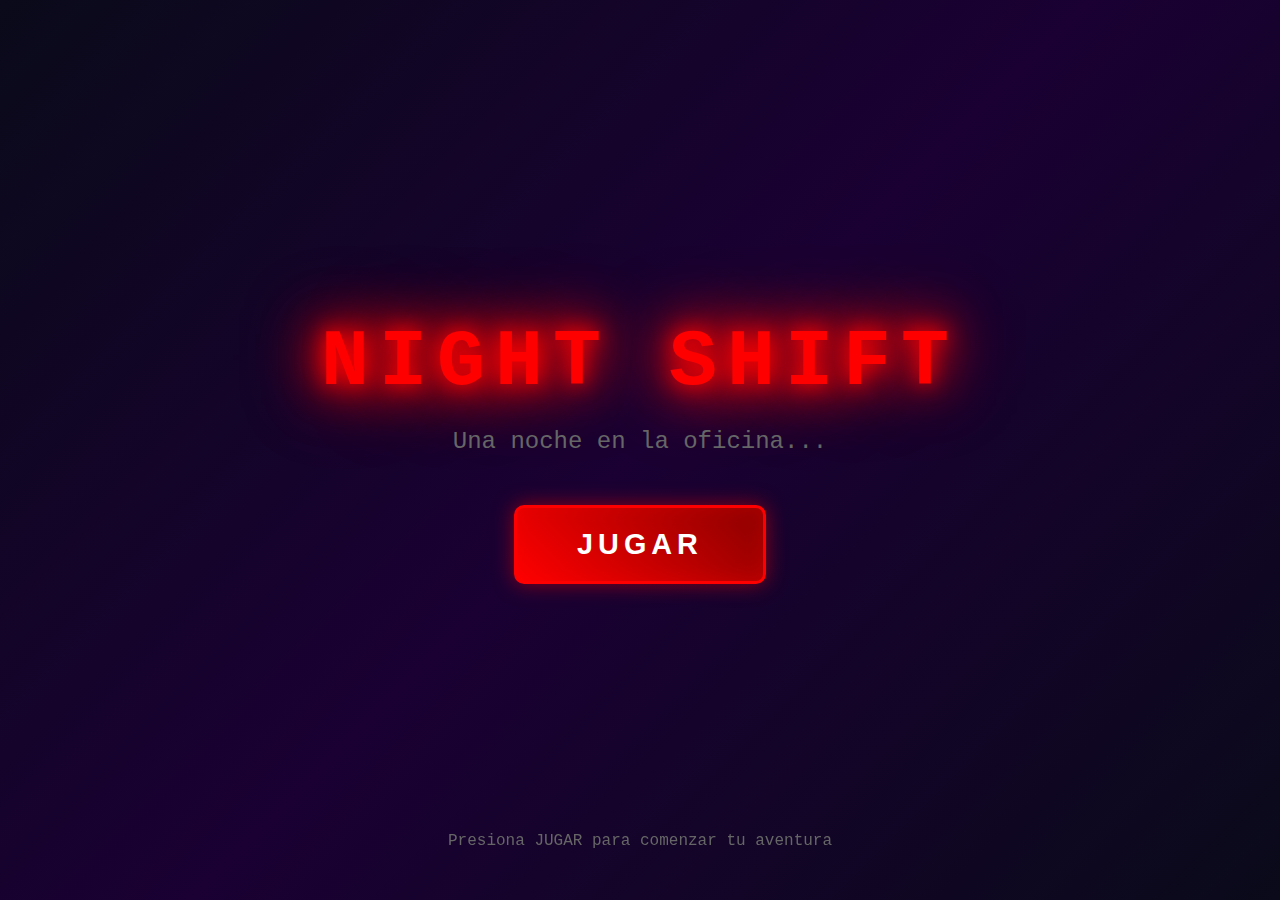
<file: index.html>
<!DOCTYPE html>
<html lang="es">
<head>
    <meta charset="UTF-8">
    <meta name="viewport" content="width=device-width, initial-scale=1.0">
    <title>NIGHT SHIFT - Juego de Terror</title>
    <style>
        * {
            margin: 0;
            padding: 0;
            box-sizing: border-box;
        }

        body {
            font-family: 'Courier New', monospace;
            background: #000;
            color: #00ffff;
            overflow: hidden;
            cursor: crosshair;
        }

        /* Start Screen */
        .start-screen {
            position: fixed;
            top: 0;
            left: 0;
            width: 100%;
            height: 100%;
            background: linear-gradient(135deg, #0a0a1a 0%, #1a0033 50%, #0a0a1a 100%);
            display: flex;
            flex-direction: column;
            justify-content: center;
            align-items: center;
            z-index: 1000;
            transition: opacity 1s ease;
        }

        .game-title {
            font-size: 5rem;
            font-weight: bold;
            color: #ff0000;
            text-shadow: 
                0 0 20px #ff0000,
                0 0 40px #ff0000,
                0 0 60px #ff0000,
                0 0 80px #ff0000;
            animation: glitch 2s infinite;
            margin-bottom: 20px;
            letter-spacing: 10px;
        }

        @keyframes glitch {
            0%, 100% { 
                text-shadow: 
                    0 0 20px #ff0000,
                    0 0 40px #ff0000,
                    0 0 60px #ff0000,
                    0 0 80px #ff0000;
                transform: translate(0);
            }
            20% { 
                text-shadow: 
                    2px 2px 20px #00ffff,
                    -2px -2px 40px #ff00ff,
                    2px -2px 60px #ffff00;
                transform: translate(-2px, 2px);
            }
            40% { 
                text-shadow: 
                    -2px -2px 20px #00ff00,
                    2px 2px 40px #ff0000,
                    -2px 2px 60px #00ffff;
                transform: translate(2px, -2px);
            }
        }

        .game-subtitle {
            font-size: 1.5rem;
            color: #666;
            margin-bottom: 50px;
            animation: fadeInOut 3s infinite;
        }

        @keyframes fadeInOut {
            0%, 100% { opacity: 0.3; }
            50% { opacity: 1; }
        }

        .play-button {
            padding: 20px 60px;
            font-size: 1.8rem;
            font-weight: bold;
            color: #fff;
            background: linear-gradient(45deg, #ff0000, #8b0000);
            border: 3px solid #ff0000;
            border-radius: 10px;
            cursor: pointer;
            transition: all 0.3s ease;
            text-transform: uppercase;
            letter-spacing: 5px;
            box-shadow: 
                0 0 20px rgba(255, 0, 0, 0.5),
                inset 0 0 20px rgba(255, 0, 0, 0.3);
            animation: pulse 2s infinite;
        }

        @keyframes pulse {
            0%, 100% { 
                transform: scale(1);
                box-shadow: 
                    0 0 20px rgba(255, 0, 0, 0.5),
                    inset 0 0 20px rgba(255, 0, 0, 0.3);
            }
            50% { 
                transform: scale(1.05);
                box-shadow: 
                    0 0 40px rgba(255, 0, 0, 0.8),
                    inset 0 0 30px rgba(255, 0, 0, 0.5);
            }
        }

        .play-button:hover {
            background: linear-gradient(45deg, #ff3333, #ff0000);
            transform: scale(1.1);
            box-shadow: 
                0 0 40px rgba(255, 0, 0, 0.8),
                inset 0 0 30px rgba(255, 255, 255, 0.3);
        }

        .play-button:active {
            transform: scale(0.95);
        }

        /* Loading Screen */
        .loading-screen {
            position: fixed;
            top: 0;
            left: 0;
            width: 100%;
            height: 100%;
            background: radial-gradient(circle, #1a0033 0%, #000 100%);
            display: none;
            flex-direction: column;
            justify-content: center;
            align-items: center;
            z-index: 999;
        }

        .loading-screen.active {
            display: flex;
        }

        .loading-content {
            text-align: center;
        }

        .loading-title {
            font-size: 2.5rem;
            color: #00ffff;
            margin-bottom: 30px;
            text-shadow: 0 0 20px #00ffff;
            animation: flicker 1.5s infinite;
        }

        @keyframes flicker {
            0%, 100% { opacity: 1; }
            50% { opacity: 0.7; }
        }

        .loading-bar-container {
            width: 400px;
            height: 30px;
            background: rgba(0, 255, 255, 0.1);
            border: 2px solid #00ffff;
            border-radius: 15px;
            overflow: hidden;
            margin: 20px auto;
            position: relative;
        }

        .loading-bar {
            height: 100%;
            background: linear-gradient(90deg, #00ffff, #0099ff);
            width: 0%;
            transition: width 0.3s ease;
            box-shadow: 0 0 20px #00ffff;
            animation: glow 1s infinite;
        }

        @keyframes glow {
            0%, 100% { box-shadow: 0 0 20px #00ffff; }
            50% { box-shadow: 0 0 30px #00ffff, 0 0 50px #0099ff; }
        }

        .loading-percentage {
            position: absolute;
            top: 50%;
            left: 50%;
            transform: translate(-50%, -50%);
            color: #fff;
            font-weight: bold;
            font-size: 1.2rem;
        }

        #loadingStatus {
            margin-top: 20px;
            color: #66ff99;
            font-size: 1.1rem;
            animation: pulse 2s infinite;
        }

        /* Error Screen */
        .error-screen {
            position: fixed;
            top: 0;
            left: 0;
            width: 100%;
            height: 100%;
            background: #000;
            display: none;
            flex-direction: column;
            justify-content: center;
            align-items: center;
            z-index: 2000;
            color: #ff0000;
        }

        .error-screen.active {
            display: flex;
        }

        .error-title {
            font-size: 3rem;
            margin-bottom: 20px;
            text-shadow: 0 0 20px #ff0000;
            animation: glitch 1s infinite;
        }

        .error-message {
            font-size: 1.5rem;
            color: #ff6666;
            text-align: center;
            max-width: 600px;
            line-height: 1.5;
        }

        /* Game Canvas */
        #gameCanvas {
            display: none;
            position: fixed;
            top: 0;
            left: 0;
            width: 100%;
            height: 100%;
            background: #000;
        }

        /* UI Overlay */
        .ui-overlay {
            position: fixed;
            top: 0;
            left: 0;
            width: 100%;
            height: 100%;
            pointer-events: none;
            z-index: 100;
        }

        .crosshair {
            position: absolute;
            top: 50%;
            left: 50%;
            transform: translate(-50%, -50%);
            width: 20px;
            height: 20px;
            border: 2px solid #00ffff;
            border-radius: 50%;
            opacity: 0.7;
            animation: crosshairPulse 2s infinite;
        }

        @keyframes crosshairPulse {
            0%, 100% { transform: translate(-50%, -50%) scale(1); opacity: 0.7; }
            50% { transform: translate(-50%, -50%) scale(1.2); opacity: 1; }
        }

        .interaction-prompt {
            position: absolute;
            top: 50%;
            left: 50%;
            transform: translate(-50%, 50px);
            background: rgba(0, 0, 0, 0.8);
            color: #00ff00;
            padding: 10px 20px;
            border: 2px solid #00ff00;
            border-radius: 5px;
            font-size: 1.2rem;
            font-weight: bold;
            opacity: 0;
            transition: opacity 0.3s ease;
            pointer-events: none;
        }

        .interaction-prompt.active {
            opacity: 1;
        }

        .dialogue-box {
            position: absolute;
            bottom: 100px;
            left: 50%;
            transform: translateX(-50%);
            background: rgba(0, 0, 0, 0.9);
            border: 2px solid #00ffff;
            border-radius: 10px;
            padding: 20px;
            color: #00ffff;
            font-size: 1.2rem;
            max-width: 80%;
            text-align: center;
            opacity: 0;
            transition: opacity 0.3s ease;
            pointer-events: none;
        }

        .dialogue-box.active {
            opacity: 1;
        }

        .flashlight-overlay {
            position: absolute;
            top: 0;
            left: 0;
            width: 100%;
            height: 100%;
            background: radial-gradient(
                circle at var(--mouse-x, 50%) var(--mouse-y, 50%),
                transparent 0%,
                transparent 20%,
                rgba(0, 0, 0, 0.4) 40%,
                rgba(0, 0, 0, 0.8) 70%,
                rgba(0, 0, 0, 0.95) 100%
            );
            opacity: 0;
            transition: opacity 0.3s ease;
            pointer-events: none;
        }

        .flashlight-overlay.active {
            opacity: 1;
        }

        /* Controls HUD */
        .controls-hud {
            position: fixed;
            bottom: 20px;
            left: 20px;
            background: rgba(0, 0, 0, 0.7);
            padding: 15px;
            border: 1px solid #00ffff;
            border-radius: 10px;
            font-size: 0.9rem;
            color: #66ff99;
            z-index: 101;
        }

        .controls-hud div {
            margin: 5px 0;
        }

        .control-key {
            color: #00ffff;
            font-weight: bold;
            background: rgba(0, 255, 255, 0.1);
            padding: 2px 6px;
            border-radius: 4px;
            margin-right: 10px;
        }

        /* Objectives */
        .objectives {
            position: fixed;
            top: 20px;
            right: 20px;
            background: rgba(0, 0, 0, 0.8);
            padding: 20px;
            border: 2px solid #00ffff;
            border-radius: 10px;
            z-index: 101;
        }

        .objectives h3 {
            color: #00ffff;
            margin-bottom: 15px;
            text-shadow: 0 0 10px #00ffff;
        }

        .objective-item {
            margin: 10px 0;
            padding: 8px;
            color: #666;
            transition: all 0.3s ease;
        }

        .objective-item.completed {
            color: #00ff00;
            text-shadow: 0 0 5px #00ff00;
        }

        .objective-item.completed::before {
            content: "✓ ";
            color: #00ff00;
            font-weight: bold;
        }

        /* Start Instructions */
        .start-instructions {
            position: fixed;
            bottom: 50px;
            left: 50%;
            transform: translateX(-50%);
            text-align: center;
            color: #666;
            font-size: 1rem;
            animation: pulse 2s infinite;
        }

        .start-instructions.hidden {
            display: none;
        }

        /* Click to Start Message */
        .click-message {
            position: absolute;
            top: 60%;
            left: 50%;
            transform: translateX(-50%);
            color: #ff0000;
            font-size: 1.2rem;
            opacity: 0;
            transition: opacity 0.3s ease;
            pointer-events: none;
        }

        .click-message.show {
            opacity: 1;
        }
    </style>
</head>
<body>
    <!-- Error Screen -->
    <div class="error-screen" id="errorScreen">
        <div class="error-title">ERROR DE ACCESO</div>
        <div class="error-message">
            Este juego no puede ejecutarse desde Visual Studio Code o localhost.<br>
            Por favor, abre el archivo directamente en tu navegador.<br>
            Arrastra el archivo HTML a una ventana del navegador.
        </div>
    </div>

    <!-- Start Screen -->
    <div class="start-screen" id="startScreen">
        <div class="game-title">NIGHT SHIFT</div>
        <div class="game-subtitle">Una noche en la oficina...</div>
        <button class="play-button" id="playButton">JUGAR</button>
        <div class="click-message" id="clickMessage">¡HAZ CLIC EN JUGAR!</div>
        <div class="start-instructions" id="startInstructions">
            Presiona JUGAR para comenzar tu aventura
        </div>
    </div>

    <!-- Loading Screen -->
    <div class="loading-screen" id="loadingScreen">
        <div class="loading-content">
            <div class="loading-title">CARGANDO NIGHT SHIFT</div>
            <div class="loading-bar-container">
                <div class="loading-bar" id="loadingBar"></div>
                <div class="loading-percentage" id="loadingPercentage">0%</div>
</file>
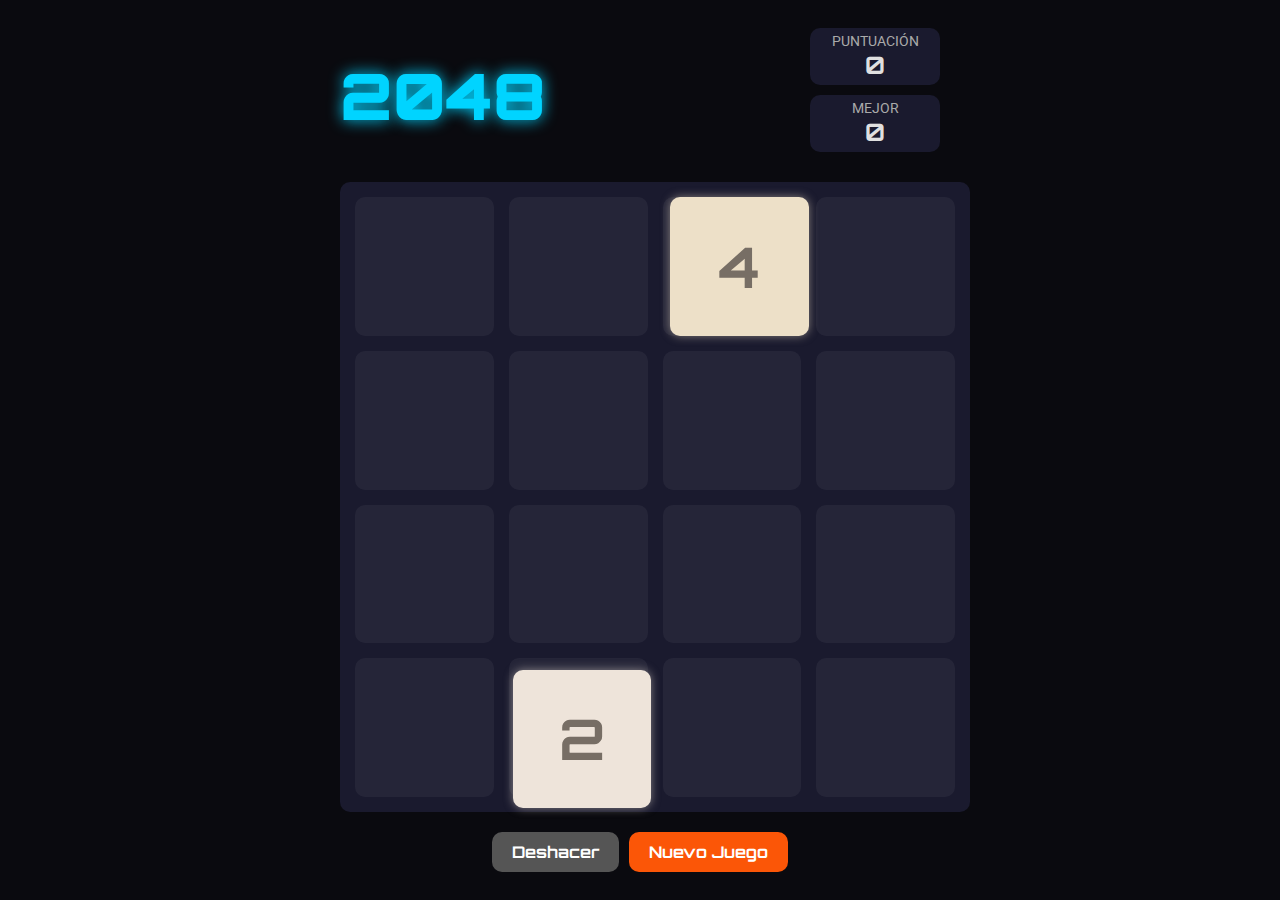
<file: juego-2048.html>
<!DOCTYPE html>
<html lang="es">
<head>
    <meta charset="UTF-8">
    <meta name="viewport" content="width=device-width, initial-scale=1.0">
    <title>2048 - Versión Avanzada</title>
    <link rel="preconnect" href="https://fonts.googleapis.com">
    <link rel="preconnect" href="https://fonts.gstatic.com" crossorigin>
    <link href="https://fonts.googleapis.com/css2?family=Orbitron:wght@400;700;900&family=Roboto:wght@400;700&display=swap" rel="stylesheet">
    <style>
        /* --- VARIABLES DE ESTILO --- */
        :root {
            --bg-color: #0a0a0f;
            --grid-bg: #1a1a2e;
            --text-color: #e0e0e0;
            --primary-color: #00d4ff;
            --secondary-color: #ff006e;
            --accent-color: #fb5607;
            --tile-gap: 15px;
            --tile-border-radius: 10px;
        }

        /* --- ESTILOS GLOBALES --- */
        body {
            background-color: var(--bg-color);
            color: var(--text-color);
            font-family: 'Roboto', sans-serif;
            display: flex;
            flex-direction: column;
            align-items: center;
            justify-content: center;
            min-height: 100vh;
            margin: 0;
            user-select: none;
            -webkit-user-select: none;
        }

        /* --- CONTENEDOR DEL JUEGO --- */
        .game-container {
            width: 100%;
            max-width: 600px;
            padding: 20px;
            text-align: center;
        }

        .game-header {
            display: flex;
            justify-content: space-between;
            align-items: center;
            margin-bottom: 20px;
        }

        .game-title {
            font-family: 'Orbitron', sans-serif;
            font-size: 4rem;
            font-weight: 900;
            color: var(--primary-color);
            text-shadow: 0 0 15px var(--primary-color);
            margin: 0;
        }

        .game-scores {
            display: flex;
            flex-direction: column;
            align-items: flex-end;
        }

        .score-box {
            background-color: var(--grid-bg);
            padding: 5px 15px;
            border-radius: var(--tile-border-radius);
            margin-bottom: 10px;
            min-width: 100px;
        }

        .score-label {
            font-size: 0.9rem;
            color: #aaa;
            text-transform: uppercase;
        }

        .score-value {
            font-family: 'Orbitron', sans-serif;
            font-size: 1.5rem;
            font-weight: 700;
        }

        .game-buttons {
            display: flex;
            gap: 10px;
            justify-content: center;
            margin-top: 20px;
        }

        .btn {
            background-color: var(--accent-color);
            color: #fff;
            border: none;
            padding: 10px 20px;
            border-radius: var(--tile-border-radius);
            font-family: 'Orbitron', sans-serif;
            font-size: 1rem;
            font-weight: 700;
            cursor: pointer;
            transition: background-color 0.3s, transform 0.2s;
        }
        .btn:hover { background-color: #e04e06; transform: scale(1.05); }
        .btn:disabled { background-color: #555; cursor: not-allowed; transform: scale(1); }

        /* --- TABLERO DE JUEGO --- */
        .game-grid {
            background-color: var(--grid-bg);
            border-radius: var(--tile-border-radius);
            padding: var(--tile-gap);
            display: grid;
            grid-template-columns: repeat(4, 1fr);
            grid-template-rows: repeat(4, 1fr);
            gap: var(--tile-gap);
            position: relative;
            width: 100%;
            aspect-ratio: 1 / 1;
            touch-action: none;
        }

        .grid-cell {
            background-color: rgba(255, 255, 255, 0.05);
            border-radius: var(--tile-border-radius);
        }

        .tile {
            position: absolute;
            width: calc(25% - (var(--tile-gap) * 1.25));
            height: calc(25% - (var(--tile-gap) * 1.25));
            border-radius: var(--tile-border-radius);
            font-family: 'Orbitron', sans-serif;
            font-weight: 700;
            display: flex;
            justify-content: center;
            align-items: center;
            font-size: 3.5rem;
            transition: all 0.15s ease-in-out;
            z-index: 1;
        }

        .tile-new { animation: appear 0.2s ease-in-out; z-index: 2; }
        .tile-merged { animation: pop 0.2s ease-in-out; z-index: 2; }

        @keyframes appear { 0% { opacity: 0; transform: scale(0); } 100% { opacity: 1; transform: scale(1); } }
        @keyframes pop { 0% { transform: scale(1); } 50% { transform: scale(1.1); } 100% { transform: scale(1); } }
        
        .score-popup {
            position: absolute;
            font-family: 'Orbitron', sans-serif;
            font-weight: 700;
            font-size: 1.5rem;
            color: var(--accent-color);
            pointer-events: none;
            z-index: 3;
            animation: score-pop 0.6s ease-out forwards;
        }
        @keyframes score-pop {
            0% { opacity: 1; transform: translateY(0) scale(1); }
            100% { opacity: 0; transform: translateY(-30px) scale(1.2); }
        }

        /* Colores de las fichas */
        .tile-2 { background-color: #eee4da; color: #776e65; box-shadow: 0 0 10px rgba(238, 228, 218, 0.5); }
        .tile-4 { background-color: #ede0c8; color: #776e65; box-shadow: 0 0 10px rgba(237, 224, 200, 0.5); }
        .tile-8 { background-color: #f2b179; color: #f9f6f2; box-shadow: 0 0 10px rgba(242, 177, 121, 0.5); }
        .tile-16 { background-color: #f59563; color: #f9f6f2; box-shadow: 0 0 10px rgba(245, 149, 99, 0.5); }
        .tile-32 { background-color: #f67c5f; color: #f9f6f2; box-shadow: 0 0 15px rgba(246, 124, 95, 0.7); }
        .tile-64 { background-color: #f65e3b; color: #f9f6f2; box-shadow: 0 0 15px rgba(246, 94, 59, 0.7); }
        .tile-128 { background-color: #edcf72; color: #f9f6f2; font-size: 3rem; box-shadow: 0 0 20px rgba(237, 207, 114, 0.8); }
        .tile-256 { background-color: #edcc61; color: #f9f6f2; font-size: 3rem; box-shadow: 0 0 20px rgba(237, 204, 97, 0.8); }
        .tile-512 { background-color: #edc850; color: #f9f6f2; font-size: 3rem; box-shadow: 0 0 25px rgba(237, 201, 80, 0.9); }
        .tile-1024 { background-color: #edc53f; color: #f9f6f2; font-size: 2.5rem; box-shadow: 0 0 30px rgba(237, 197, 63, 1); }
        .tile-2048 { background-color: #edc22e; color: #f9f6f2; font-size: 2.5rem; box-shadow: 0 0 35px rgba(237, 194, 46, 1), 0 0 50px rgba(237, 194, 46, 0.5); }
        .tile-super { background-color: #3c3a32; color: #f9f6f2; font-size: 2rem; } /* Para fichas > 2048 */

        /* --- PANTALLAS DE MENSAJE --- */
        .game-message {
            display: none;
            position: fixed;
            top: 0;
            left: 0;
            width: 100%;
            height: 100%;
            background-color: rgba(10, 10, 15, 0.9);
            z-index: 1000;
            flex-direction: column;
            align-items: center;
            justify-content: center;
            text-align: center;
        }
        .game-message.show { display: flex; }
        .game-message h2 { font-family: 'Orbitron', sans-serif; font-size: 3rem; font-weight: 900; margin-bottom: 20px; }
        .game-message.game-won h2 { color: var(--primary-color); text-shadow: 0 0 20px var(--primary-color); }
        .game-message.game-over h2 { color: var(--secondary-color); text-shadow: 0 0 20px var(--secondary-color); }
        .game-message p { font-size: 1.2rem; margin-bottom: 10px; }
        .game-message-buttons { display: flex; gap: 15px; margin-top: 20px; }

        /* --- RESPONSIVE DESIGN --- */
        @media (max-width: 600px) {
            .game-container { padding: 10px; }
            .game-title { font-size: 3rem; }
            .game-header { flex-direction: column; align-items: center; margin-bottom: 20px; }
            .game-scores { flex-direction: row; align-items: center; margin-top: 10px; }
            .score-box { margin: 0 5px; }
            .tile { font-size: 2.5rem; }
            .tile-128, .tile-256, .tile-512 { font-size: 2.2rem; }
            .tile-1024, .tile-2048 { font-size: 1.8rem; }
            .tile-super { font-size: 1.5rem; }
        }
    </style>
</head>
<body>

    <div class="game-container">
        <div class="game-header">
            <h1 class="game-title">2048</h1>
            <div class="game-scores">
                <div class="score-box">
                    <div class="score-label">Puntuación</div>
                    <div class="score-value" id="score">0</div>
                </div>
                <div class="score-box">
                    <div class="score-label">Mejor</div>
                    <div class="score-value" id="best-score">0</div>
                </div>
            </div>
        </div>
        <div class="game-grid" id="game-grid"></div>
        <div class="game-buttons">
            <button class="btn" id="undo-btn">Deshacer</button>
            <button class="btn" id="new-game-btn">Nuevo Juego</button>
        </div>
    </div>

    <!-- Pantallas de Mensaje (Game Over, Win, Continue, Load) -->
    <div class="game-message" id="game-message">
        <div class="message-content">
            <h2 id="message-title"></h2>
            <p id="message-text"></p>
            <div class="game-message-buttons" id="message-buttons"></div>
        </div>
    </div>

<script>
// ===================================================================
// LÓGICA DEL JUEGO 2048 (VERSIÓN AVANZADA)
// ===================================================================
(function() {
    'use strict';

    // --- MANEJADOR DE SONIDO (Web Audio API) ---
    class SoundManager {
        constructor() {
            this.audioContext = null;
            try {
                window.AudioContext = window.AudioContext || window.webkitAudioContext;
                this.audioContext = new AudioContext();
            } catch (e) {
                console.warn("Web Audio API no soportada.");
            }
        }
        play(frequency = 440, duration = 100, type = 'sine') {
            if (!this.audioContext) return;
            const oscillator = this.audioContext.createOscillator();
            const gainNode = this.audioContext.createGain();
            oscillator.connect(gainNode);
            gainNode.connect(this.audioContext.destination);
            oscillator.frequency.value = frequency;
            oscillator.type = type;
            gainNode.gain.setValueAtTime(0.3, this.audioContext.currentTime);
            gainNode.gain.exponentialRampToValueAtTime(0.01, this.audioContext.currentTime + duration / 1000);
            oscillator.start(this.audioContext.currentTime);
            oscillator.stop(this.audioContext.currentTime + duration / 1000);
        }
        playMove() { this.play(200, 50, 'square'); }
        playMerge() { this.play(400, 100, 'sine'); this.play(600, 100, 'sine'); }
        playWin() { this.play(523.25, 200); this.play(659.25, 200); this.play(783.99, 400); }
        playLose() { this.play(300, 200, 'sawtooth'); this.play(200, 400, 'sawtooth'); }
    }

    // --- VARIABLES DEL JUEGO ---
    const gameGrid = document.getElementById('game-grid');
    const scoreDisplay = document.getElementById('score');
    const bestScoreDisplay = document.getElementById('best-score');
    const undoBtn = document.getElementById('undo-btn');
    const newGameBtn = document.getElementById('new-game-btn');
    const gameMessage = document.getElementById('game-message');
    const messageTitle = document.getElementById('message-title');
    const messageText = document.getElementById('message-text');
    const messageButtons = document.getElementById('message-buttons');

    const soundManager = new SoundManager();
    
    let grid = [];
    let score = 0;
    let bestScore = parseInt(localStorage.getItem('bestScore2048') || '0');
    let hasWon = false;
    let hasWon2048 = false; // Para saber si ya se mostró el mensaje de 2048
    let tiles = new Map();
    let history = []; // Para la función de deshacer
    const MAX_UNDO_STEPS = 1;

    bestScoreDisplay.textContent = bestScore;

    // --- FUNCIONES DE ESTADO DEL JUEGO ---
    function saveState() {
        history.push({ grid: grid.map(row => [...row]), score });
        if (history.length > MAX_UNDO_STEPS) {
            history.shift();
        }
        undoBtn.disabled = false;
    }

    function loadGame() {
        const savedGame = localStorage.getItem('gameState2048');
        if (savedGame) {
            const state = JSON.parse(savedGame);
            grid = state.grid;
            score = state.score;
            hasWon = state.hasWon;
            hasWon2048 = state.hasWon2048;
            return true;
        }
        return false;
    }

    function saveGame() {
        const state = { grid, score, hasWon, hasWon2048 };
        localStorage.setItem('gameState2048', JSON.stringify(state));
    }

    function clearSavedGame() {
        localStorage.removeItem('gameState2048');
    }

    // --- FUNCIONES DEL JUEGO ---
    function startGame(isNewGame = true) {
        if (isNewGame) {
            grid = Array(4).fill().map(() => Array(4).fill(0));
            score = 0;
            hasWon = false;
            hasWon2048 = false;
            history = [];
            clearSavedGame();
            undoBtn.disabled = true;
        }
        scoreDisplay.textContent = score;
        gameMessage.classList.remove('show');
        setupGrid();
        if (isNewGame) {
            addNewTile();
            addNewTile();
        }
        updateDisplay();
        saveGame();
    }

    function setupGrid() {
        gameGrid.innerHTML = '';
        tiles.clear();
        for (let i = 0; i < 16; i++) {
            gameGrid.appendChild(document.createElement('div')).classList.add('grid-cell');
        }
    }

    function addNewTile() {
        const emptyCells = [];
        for (let r = 0; r < 4; r++) {
            for (let c = 0; c < 4; c++) {
                if (grid[r][c] === 0) emptyCells.push({ x: c, y: r });
            }
        }
        if (emptyCells.length > 0) {
            const randomCell = emptyCells[Math.floor(Math.random() * emptyCells.length)];
            grid[randomCell.y][randomCell.x] = Math.random() < 0.9 ? 2 : 4;
        }
    }

    function updateDisplay(previousGrid = null) {
        const currentTileElements = new Map(tiles);
        tiles.clear();
        for (let r = 0; r < 4; r++) {
            for (let c = 0; c < 4; c++) {
                const value = grid[r][c];
                if (value !== 0) {
                    const key = `${r}-${c}`;
                    let tileElement = currentTileElements.get(key);
                    if (tileElement && tileElement.dataset.value == value) {
                        tiles.set(key, tileElement);
                        currentTileElements.delete(key);
                    } else {
                        tileElement = createTileElement(value);
                        tiles.set(key, tileElement);
                        if (previousGrid && previousGrid[r][c] !== value) {
                            tileElement.classList.add('tile-merged');
                            const scoreGain = value;
                            showScorePopup(tileElement, scoreGain);
                        } else {
                            tileElement.classList.add('tile-new');
                        }
                    }
                    setTilePosition(tileElement, r, c);
                    gameGrid.appendChild(tileElement);
                }
            }
        }
        currentTileElements.forEach(tile => tile.remove());
        
        if (score > bestScore) {
            bestScore = score;
            bestScoreDisplay.textContent = bestScore;
            localStorage.setItem('bestScore2048', bestScore);
        }
    }
    
    function createTileElement(value) {
        const tile = document.createElement('div');
        const tileClass = value > 2048 ? 'tile-super' : `tile-${value}`;
        tile.classList.add('tile', tileClass);
        tile.textContent = value;
        tile.dataset.value = value;
        return tile;
    }

    function setTilePosition(tile, row, col) {
        const gapPercent = (15 / gameGrid.offsetWidth) * 100;
        const sizePercent = (100 - 4 * gapPercent) / 4;
        tile.style.left = `${col * (sizePercent + gapPercent) + gapPercent}%`;
        tile.style.top = `${row * (sizePercent + gapPercent) + gapPercent}%`;
    }

    function showScorePopup(tile, points) {
        const popup = document.createElement('div');
        popup.classList.add('score-popup');
        popup.textContent = `+${points}`;
        popup.style.left = tile.style.left;
        popup.style.top = tile.style.top;
        gameGrid.appendChild(popup);
        setTimeout(() => popup.remove(), 600);
    }

    function move(direction) {
        saveState();
        const previousGrid = grid.map(row => [...row]);
        let moved = false;

        if (direction === 'left' || direction === 'right') {
            for (let r = 0; r < 4; r++) {
                let row = grid[r];
                if (direction === 'right') row = row.reverse();
                row = slideAndMerge(row);
                if (direction === 'right') row = row.reverse();
                if (JSON.stringify(row) !== JSON.stringify(grid[r])) moved = true;
                grid[r] = row;
            }
        } else {
            for (let c = 0; c < 4; c++) {
                let column = [grid[0][c], grid[1][c], grid[2][c], grid[3][c]];
                if (direction === 'down') column = column.reverse();
                column = slideAndMerge(column);
                if (direction === 'down') column = column.reverse();
                for (let r = 0; r < 4; r++) {
                    if (grid[r][c] !== column[r]) moved = true;
                    grid[r][c] = column[r];
                }
            }
        }

        if (moved) {
            soundManager.playMove();
            addNewTile();
            updateDisplay(previousGrid);
            checkGameStatus();
            saveGame();
        } else {
            history.pop(); // Si no hubo movimiento, no guardamos el estado
            if(history.length === 0) undoBtn.disabled = true;
        }
    }

    function slideAndMerge(line) {
        let newLine = line.filter(cell => cell !== 0);
        for (let i = 0; i < newLine.length - 1; i++) {
            if (newLine[i] === newLine[i + 1]) {
                newLine[i] *= 2;
                score += newLine[i];
                soundManager.playMerge();
                newLine.splice(i + 1, 1);
            }
        }
        while (newLine.length < 4) newLine.push(0);
        return newLine;
    }

    function undo() {
        if (history.length > 0) {
            const lastState = history.pop();
            grid = lastState.grid;
            score = lastState.score;
            scoreDisplay.textContent = score;
            updateDisplay();
            saveGame();
            if (history.length === 0) undoBtn.disabled = true;
        }
    }

    function checkGameStatus() {
        if (!hasWon2048) {
            for (let r = 0; r < 4; r++) {
                for (let c = 0; c < 4; c++) {
                    if (grid[r][c] === 2048) {
                        hasWon2048 = true;
                        soundManager.playWin();
                        showMessage('¡Has llegado a 2048!', '¿Quieres seguir jugando?', 'game-won', [
                            { text: 'Seguir', action: continueGame },
                            { text: 'Terminar', action: endGame }
                        ]);
                        return;
                    }
                }
            }
        }

        if (!hasEmptyCells() && !canMerge()) {
            soundManager.playLose();
            endGame();
        }
    }

    function continueGame() {
        gameMessage.classList.remove('show');
        hasWon = true; // Marcar como que ha ganado para no volver a mostrar el mensaje
        saveGame();
    }

    function endGame() {
        const title = hasWon ? '¡Partida Terminada!' : 'Game Over';
        showMessage(title, `Puntuación final: ${score}`, hasWon ? 'game-won' : 'game-over', [
            { text: 'Intentar de Nuevo', action: () => startGame(true) }
        ]);
    }
    
    function hasEmptyCells() {
        return grid.some(row => row.includes(0));
    }

    function canMerge() {
        for (let r = 0; r < 4; r++) {
            for (let c = 0; c < 4; c++) {
                const current = grid[r][c];
                if ((r < 3 && current === grid[r + 1][c]) || (c < 3 && current === grid[r][c + 1])) return true;
            }
        }
        return false;
    }

    function showMessage(title, text, className, buttons) {
        messageTitle.textContent = title;
        messageText.textContent = text;
        messageButtons.innerHTML = '';
        buttons.forEach(btn => {
            const buttonEl = document.createElement('button');
            buttonEl.classList.add('btn');
            buttonEl.textContent = btn.text;
            buttonEl.onclick = btn.action;
            messageButtons.appendChild(buttonEl);
        });
        gameMessage.classList.add('show', className);
    }

    // --- MANEJO DE EVENTOS ---
    let touchStartX = 0;
    let touchStartY = 0;

    function handleInput(e) {
        if (e.key === 'ArrowLeft' || e.key === 'a' || e.key === 'A') move('left');
        if (e.key === 'ArrowRight' || e.key === 'd' || e.key === 'D') move('right');
        if (e.key === 'ArrowUp' || e.key === 'w' || e.key === 'W') move('up');
        if (e.key === 'ArrowDown' || e.key === 's' || e.key === 'S') move('down');
    }

    function handleTouchStart(e) { touchStartX = e.touches[0].clientX; touchStartY = e.touches[0].clientY; }
    function handleTouchEnd(e) {
        if (!e.changedTouches.length) return;
        const dx = e.changedTouches[0].clientX - touchStartX;
        const dy = e.changedTouches[0].clientY - touchStartY;
        const absDx = Math.abs(dx); const absDy = Math.abs(dy);
        if (Math.max(absDx, absDy) > 30) {
            if (absDx > absDy) move(dx > 0 ? 'right' : 'left');
            else move(dy > 0 ? 'down' : 'up');
        }
    }

    // --- INICIALIZACIÓN ---
    document.addEventListener('DOMContentLoaded', () => {
        setupGrid();
        if (loadGame()) {
            showMessage('Partida Guardada Encontrada', '¿Quieres continuar tu partida anterior?', 'game-won', [
                { text: 'Continuar', action: () => startGame(false) },
                { text: 'Nueva Partida', action: () => startGame(true) }
            ]);
        } else {
            startGame(true);
        }

        document.addEventListener('keydown', handleInput);
        gameGrid.addEventListener('touchstart', handleTouchStart, { passive: true });
        gameGrid.addEventListener('touchend', handleTouchEnd, { passive: true });
        undoBtn.addEventListener('click', undo);
        newGameBtn.addEventListener('click', () => startGame(true));
    });

})();
// ===================================================================
</script>

</body>
</html>
</file>
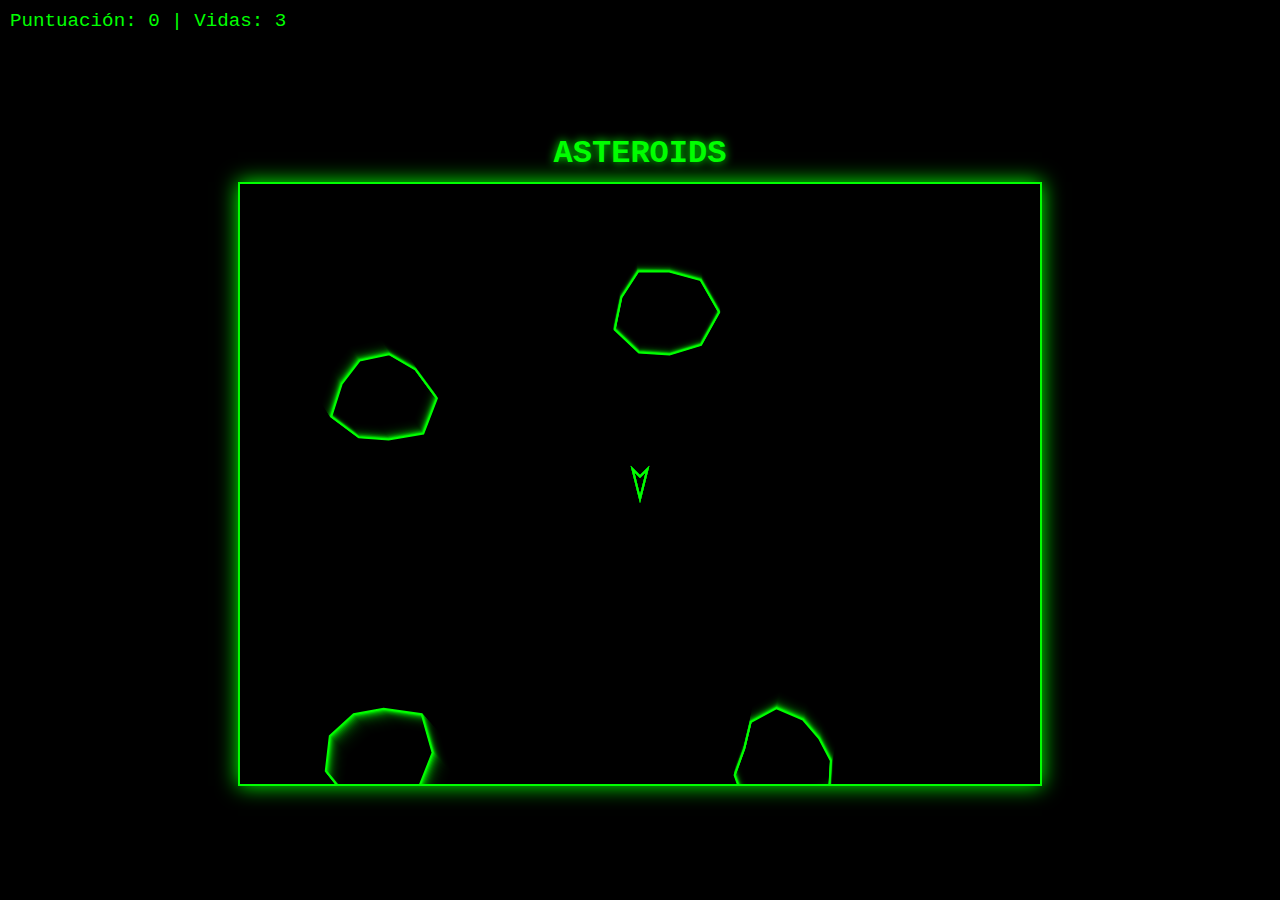
<file: juego-asteroids.html>
<!DOCTYPE html>
<html lang="es">
<head>
    <meta charset="UTF-8">
    <meta name="viewport" content="width=device-width, initial-scale=1.0">
    <title>Asteroids - MiniGame</title>
    <style>
        /* Estilos CSS para que se vea bien */
        body {
            background-color: #000;
            color: #0f0; /* Verde clásico de arcade */
            font-family: 'Courier New', Courier, monospace;
            display: flex;
            flex-direction: column;
            justify-content: center;
            align-items: center;
            height: 100vh;
            margin: 0;
            text-align: center;
            overflow: hidden; /* Evita barras de scroll */
        }

        h1 {
            margin-bottom: 10px;
            text-shadow: 0 0 10px #0f0;
        }

        canvas {
            border: 2px solid #0f0;
            background-color: #000;
            box-shadow: 0 0 20px #0f0;
        }

        #gameInfo {
            position: absolute;
            top: 10px;
            left: 10px;
            font-size: 1.2em;
        }

        #gameOverScreen {
            position: absolute;
            top: 50%;
            left: 50%;
            transform: translate(-50%, -50%);
            background-color: rgba(0, 0, 0, 0.8);
            padding: 30px;
            border: 2px solid #0f0;
            text-align: center;
            display: none; /* Oculto por defecto */
        }

        #gameOverScreen h2 {
            font-size: 3em;
            margin-bottom: 20px;
            color: #f00;
            text-shadow: 0 0 10px #f00;
        }

        #restartBtn {
            padding: 15px 30px;
            font-size: 1.2em;
            font-family: 'Courier New', Courier, monospace;
            cursor: pointer;
            background-color: #111;
            color: #0f0;
            border: 2px solid #0f0;
            border-radius: 5px;
            transition: background-color 0.3s, color 0.3s;
        }

        #restartBtn:hover {
            background-color: #0f0;
            color: #000;
        }
    </style>
</head>
<body>

    <h1>ASTEROIDS</h1>
    <canvas id="gameCanvas" width="800" height="600"></canvas>

    <div id="gameInfo">
        Puntuación: <span id="score">0</span> | Vidas: <span id="lives">3</span>
    </div>

    <div id="gameOverScreen">
        <h2>GAME OVER</h2>
        <p>Puntuación Final: <span id="finalScore">0</span></p>
        <button id="restartBtn">Reiniciar Juego</button>
    </div>

    <script>
        // --- JAVASCRIPT ---

        // 1. CONFIGURACIÓN INICIAL
        const canvas = document.getElementById('gameCanvas');
        const ctx = canvas.getContext('2d');
        const scoreEl = document.getElementById('score');
        const livesEl = document.getElementById('lives');
        const gameOverScreen = document.getElementById('gameOverScreen');
        const finalScoreEl = document.getElementById('finalScore');
        const restartBtn = document.getElementById('restartBtn');

        // 2. CONSTANTES DEL JUEGO
        const SHIP_SIZE = 15;
        const SHIP_THRUST = 0.5;
        const SHIP_TURN_SPEED = 0.08;
        const FRICTION = 0.99;
        const ASTEROID_JAG = 0.4; // Qué tan irregulares son los asteroides
        const ASTEROID_NUM = 3; // Número inicial de asteroides
        const ASTEROID_SIZE = 50; // Tamaño del asteroide grande
        const BULLET_SPEED = 10;
        const BULLET_MAX_LIFE = 40; // Frames que vive una bala

        // 3. VARIABLES DEL JUEGO
        let score = 0;
        let lives = 3;
        let level = 1;
        let ship, asteroids = [], bullets = [];
        let gameOver = false;
        let keys = {};

        // 4. CLASES PARA OBJETOS DEL JUEGO

        class Ship {
            constructor(x, y) {
                this.x = x;
                this.y = y;
                this.vx = 0;
                this.vy = 0;
                this.angle = 90 / 180 * Math.PI; // Apuntando hacia arriba
                this.radius = SHIP_SIZE / 2;
                this.thrusting = false;
                this.invulnerable = false;
                this.invulnerableTime = 120; // 2 segundos a 60fps
            }

            draw() {
                ctx.save();
                ctx.translate(this.x, this.y);
                ctx.rotate(this.angle);

                // Efecto de parpadeo cuando es invulnerable
                if (this.invulnerable && Math.floor(this.invulnerableTime / 5) % 2 === 0) {
                    ctx.strokeStyle = 'rgba(0, 255, 0, 0.5)';
                    ctx.fillStyle = 'rgba(0, 255, 0, 0.5)';
                } else {
                    ctx.strokeStyle = '#0f0';
                    ctx.fillStyle = '#0f0';
                }
                
                ctx.lineWidth = 2;
                ctx.beginPath();
                ctx.moveTo(SHIP_SIZE, 0);
                ctx.lineTo(-SHIP_SIZE, -SHIP_SIZE / 2);
                ctx.lineTo(-SHIP_SIZE / 2, 0);
                ctx.lineTo(-SHIP_SIZE, SHIP_SIZE / 2);
                ctx.closePath();
                ctx.stroke();

                // Fuego de propulsión
                if (this.thrusting) {
                    ctx.strokeStyle = 'orange';
                    ctx.fillStyle = 'red';
                    ctx.beginPath();
                    ctx.moveTo(-SHIP_SIZE / 2, 0);
                    ctx.lineTo(-SHIP_SIZE * 1.5, 0);
                    ctx.stroke();
                    ctx.beginPath();
                    ctx.arc(-SHIP_SIZE * 1.2, 0, 3, 0, Math.PI * 2);
                    ctx.fill();
                }

                ctx.restore();
            }

            update() {
                // Aplica fricción
                this.vx *= FRICTION;
                this.vy *= FRICTION;

                // Actualiza posición
                this.x += this.vx;
                this.y += this.vy;

                // Maneja la invulnerabilidad
                if (this.invulnerable) {
                    this.invulnerableTime--;
                    if (this.invulnerableTime <= 0) {
                        this.invulnerable = false;
                    }
                }

                // Envuelve la nave en los bordes
                if (this.x < 0) this.x = canvas.width;
                if (this.x > canvas.width) this.x = 0;
                if (this.y < 0) this.y = canvas.height;
                if (this.y > canvas.height) this.y = 0;
            }

            rotate(direction) {
                this.angle += direction * SHIP_TURN_SPEED;
            }

            thrust() {
                this.thrusting = true;
                this.vx += Math.cos(this.angle) * SHIP_THRUST;
                this.vy += Math.sin(this.angle) * SHIP_THRUST;
            }
            
            stopThrust() {
                this.thrusting = false;
            }

            shoot() {
                bullets.push(new Bullet(this.x, this.y, this.angle));
            }
        }

        class Asteroid {
            constructor(x, y, size) {
                this.x = x;
                this.y = y;
                this.size = size; // 'large', 'medium', 'small'
                const radius_map = { 'large': ASTEROID_SIZE, 'medium': ASTEROID_SIZE / 2, 'small': ASTEROID_SIZE / 4 };
                this.radius = radius_map[size];
                this.vx = (Math.random() * 2 - 1) * (ASTEROID_SIZE / this.radius); // Los más rápidos son más pequeños
                this.vy = (Math.random() * 2 - 1) * (ASTEROID_SIZE / this.radius);
                this.vertices = this.createVertices();
            }

            createVertices() {
                const vertices = [];
                const numVertices = 8 + Math.floor(Math.random() * 5);
                for (let i = 0; i < numVertices; i++) {
                    const angle = (i / numVertices) * Math.PI * 2;
                    const variance = 0.8 + Math.random() * ASTEROID_JAG;
                    vertices.push({
                        x: Math.cos(angle) * this.radius * variance,
                        y: Math.sin(angle) * this.radius * variance
                    });
                }
                return vertices;
            }

            draw() {
                ctx.save();
                ctx.translate(this.x, this.y);
                ctx.strokeStyle = '#0f0';
                ctx.lineWidth = 2;
                ctx.beginPath();
                ctx.moveTo(this.vertices[0].x, this.vertices[0].y);
                for (let i = 1; i < this.vertices.length; i++) {
                    ctx.lineTo(this.vertices[i].x, this.vertices[i].y);
                }
                ctx.closePath();
                ctx.stroke();
                ctx.restore();
            }

            update() {
                this.x += this.vx;
                this.y += this.vy;

                // Envuelve el asteroide en los bordes
                if (this.x < 0) this.x = canvas.width;
                if (this.x > canvas.width) this.x = 0;
                if (this.y < 0) this.y = canvas.height;
                if (this.y > canvas.height) this.y = 0;
            }

            breakApart() {
                const newAsteroids = [];
                if (this.size === 'large') {
                    newAsteroids.push(new Asteroid(this.x, this.y, 'medium'));
                    newAsteroids.push(new Asteroid(this.x, this.y, 'medium'));
                    score += 20;
                } else if (this.size === 'medium') {
                    newAsteroids.push(new Asteroid(this.x, this.y, 'small'));
                    newAsteroids.push(new Asteroid(this.x, this.y, 'small'));
                    score += 50;
                } else { // small
                    score += 100;
                }
                return newAsteroids;
            }
        }

        class Bullet {
            constructor(x, y, angle) {
                this.x = x;
                this.y = y;
                this.vx = Math.cos(angle) * BULLET_SPEED;
                this.vy = Math.sin(angle) * BULLET_SPEED;
                this.life = BULLET_MAX_LIFE;
                this.radius = 2;
            }

            draw() {
                ctx.save();
                ctx.fillStyle = '#0f0';
                ctx.shadowBlur = 10;
                ctx.shadowColor = '#0f0';
                ctx.beginPath();
                ctx.arc(this.x, this.y, this.radius, 0, Math.PI * 2);
                ctx.fill();
                ctx.restore();
            }

            update() {
                this.x += this.vx;
                this.y += this.vy;
                this.life--;

                // Envuelve la bala en los bordes
                if (this.x < 0) this.x = canvas.width;
                if (this.x > canvas.width) this.x = 0;
                if (this.y < 0) this.y = canvas.height;
                if (this.y > canvas.height) this.y = 0;
            }

            isExpired() {
                return this.life <= 0;
            }
        }

        // 5. FUNCIONES PRINCIPALES DEL JUEGO

        function init() {
            score = 0;
            lives = 3;
            level = 1;
            gameOver = false;
            ship = new Ship(canvas.width / 2, canvas.height / 2);
            asteroids = createAsteroids(ASTEROID_NUM + level);
            bullets = [];
            gameOverScreen.style.display = 'none';
            updateUI();
            gameLoop();
        }

        function createAsteroids(count) {
            const newAsteroids = [];
            for (let i = 0; i < count; i++) {
                let x, y;
                do {
                    x = Math.random() * canvas.width;
                    y = Math.random() * canvas.height;
                } while (dist(x, y, ship.x, ship.y) < ASTEROID_SIZE * 2 + ship.radius); // Asegura que no aparezcan sobre la nave
                
                newAsteroids.push(new Asteroid(x, y, 'large'));
            }
            return newAsteroids;
        }

        function gameLoop() {
            if (gameOver) return;

            // Limpia el canvas
            ctx.fillStyle = 'rgba(0, 0, 0, 0.2)'; // Efecto de estela
            ctx.fillRect(0, 0, canvas.width, canvas.height);

            // --- MANEJO DE ENTRADA ---
            if (keys['ArrowLeft']) ship.rotate(-1);
            if (keys['ArrowRight']) ship.rotate(1);
            if (keys['ArrowUp']) ship.thrust();
            else ship.stopThrust();
            
            // --- ACTUALIZACIONES ---
            ship.update();
            bullets.forEach(bullet => bullet.update());
            asteroids.forEach(asteroid => asteroid.update());

            // Filtra balas expiradas
            bullets = bullets.filter(bullet => !bullet.isExpired());

            // --- DETECCIÓN DE COLISIONES ---
            // Balas vs Asteroides
            for (let i = bullets.length - 1; i >= 0; i--) {
                for (let j = asteroids.length - 1; j >= 0; j--) {
                    if (dist(bullets[i].x, bullets[i].y, asteroids[j].x, asteroids[j].y) < bullets[i].radius + asteroids[j].radius) {
                        const newAsteroids = asteroids[j].breakApart();
                        asteroids.splice(j, 1);
                        asteroids.push(...newAsteroids);
                        bullets.splice(i, 1);
                        updateUI();
                        break; // Sal del bucle de asteroides para evitar errores de índice
                    }
                }
            }

            // Nave vs Asteroides
            if (!ship.invulnerable) {
                for (let asteroid of asteroids) {
                    if (dist(ship.x, ship.y, asteroid.x, asteroid.y) < ship.radius + asteroid.radius) {
                        lives--;
                        updateUI();
                        if (lives <= 0) {
                            endGame();
                        } else {
                            ship = new Ship(canvas.width / 2, canvas.height / 2);
                            ship.invulnerable = true;
                        }
                        break;
                    }
                }
            }
            
            // --- DIBUJADO ---
            ship.draw();
            bullets.forEach(bullet => bullet.draw());
            asteroids.forEach(asteroid => asteroid.draw());

            // --- COMPROBACIÓN DE NUEVO NIVEL ---
            if (asteroids.length === 0) {
                level++;
                ship = new Ship(canvas.width / 2, canvas.height / 2);
                ship.invulnerable = true;
                asteroids = createAsteroids(ASTEROID_NUM + level);
            }

            requestAnimationFrame(gameLoop);
        }

        function endGame() {
            gameOver = true;
            finalScoreEl.textContent = score;
            gameOverScreen.style.display = 'block';
        }

        function updateUI() {
            scoreEl.textContent = score;
            livesEl.textContent = lives;
        }

        // Función auxiliar para calcular distancia
        function dist(x1, y1, x2, y2) {
            return Math.sqrt(Math.pow(x2 - x1, 2) + Math.pow(y2 - y1, 2));
        }

        // 6. EVENT LISTENERS
        window.addEventListener('keydown', (e) => {
            keys[e.key] = true;
            if (e.key === ' ') {
                e.preventDefault(); // Evita que la página se desplace
                if (!gameOver) ship.shoot();
            }
        });

        window.addEventListener('keyup', (e) => {
            keys[e.key] = false;
        });

        restartBtn.addEventListener('click', init);

        // --- INICIA EL JUEGO ---
        init();

    </script>
</body>
</html>
</file>
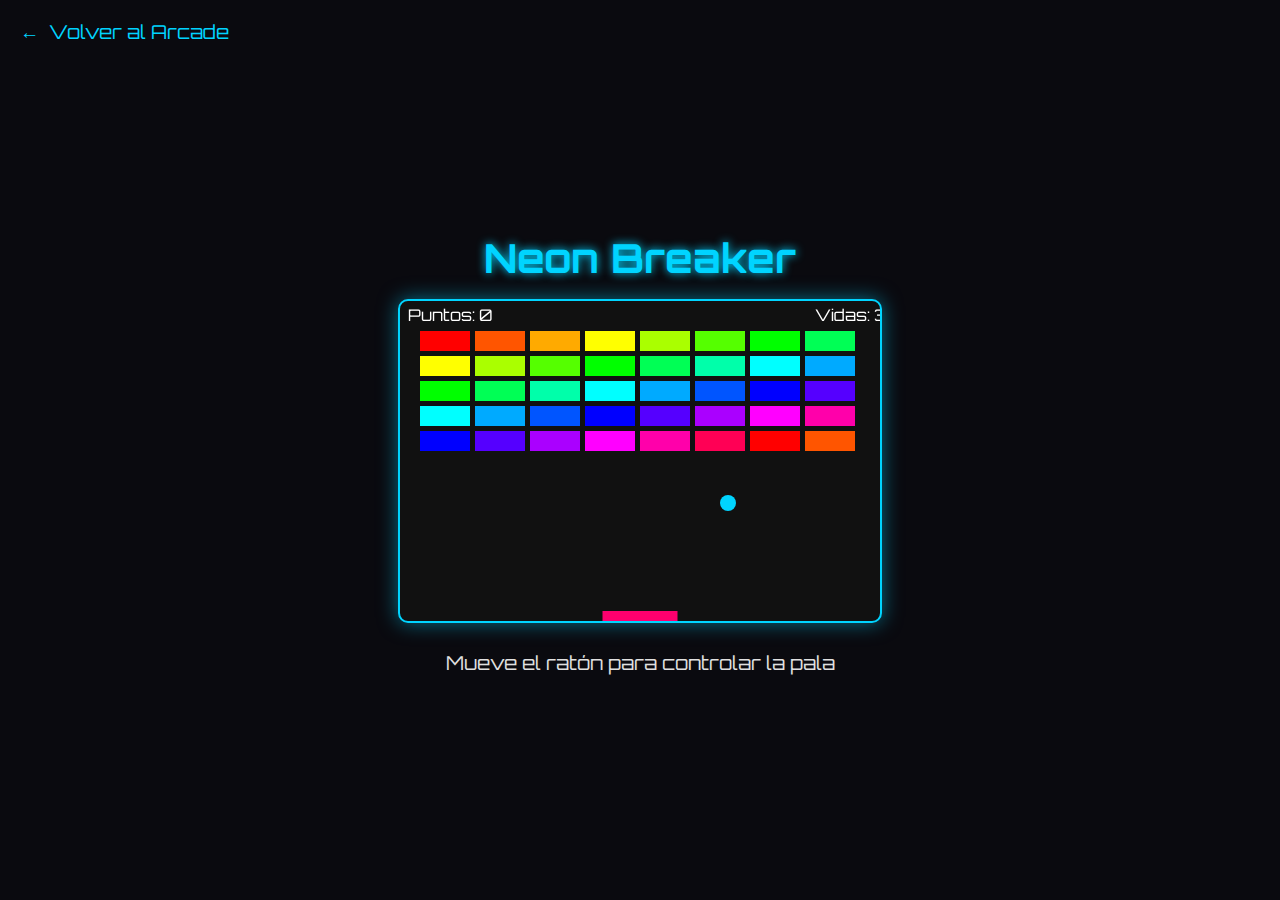
<file: juego-breakout.html>
<!DOCTYPE html>
<html lang="es">
<head>
    <meta charset="UTF-8">
    <meta name="viewport" content="width=device-width, initial-scale=1.0">
    <title>Neon Breaker - Nexus Arcade</title>
    <link href="https://fonts.googleapis.com/css2?family=Orbitron:wght@400;700;900&family=Roboto:wght@400;700&display=swap" rel="stylesheet">
    <style>
        :root { --bg-color: #0a0a0f; --primary-color: #00d4ff; --secondary-color: #ff006e; --accent-color: #fb5607; }
        body { background-color: var(--bg-color); color: #e0e0e0; font-family: 'Roboto', sans-serif; display: flex; flex-direction: column; align-items: center; justify-content: center; min-height: 100vh; margin: 0; }
        .game-header { position: absolute; top: 20px; left: 20px; }
        .game-header a { font-family: 'Orbitron', sans-serif; color: var(--primary-color); text-decoration: none; font-size: 1.2rem; display: flex; align-items: center; gap: 10px; }
        .game-container { text-align: center; }
        .game-container h1 { font-family: 'Orbitron', sans-serif; font-size: 2.5rem; margin-bottom: 1rem; color: var(--primary-color); text-shadow: 0 0 10px var(--primary-color); }
        #gameCanvas { border: 2px solid var(--primary-color); border-radius: 10px; box-shadow: 0 0 20px rgba(0, 212, 255, 0.5); background-color: #111; }
        .game-controls { margin-top: 1.5rem; }
        .game-controls p { font-family: 'Orbitron', sans-serif; font-size: 1.2rem; }
    </style>
</head>
<body>
    <div class="game-header"><a href="index.html"><span>&larr;</span><span>Volver al Arcade</span></a></div>
    <div class="game-container"><h1>Neon Breaker</h1><canvas id="gameCanvas" width="480" height="320"></canvas><div class="game-controls"><p>Mueve el ratón para controlar la pala</p></div></div>
    <script>
        const canvas = document.getElementById('gameCanvas'); const ctx = canvas.getContext('2d');
        let ballX = canvas.width / 2; let ballY = canvas.height - 30; let ballDX = 2; let ballDY = -2; const ballRadius = 8;
        let paddleHeight = 10; let paddleWidth = 75; let paddleX = (canvas.width - paddleWidth) / 2;
        let rightPressed = false; let leftPressed = false;
        const brickRowCount = 5; const brickColumnCount = 8; const brickWidth = 50; const brickHeight = 20; const brickPadding = 5; const brickOffsetTop = 30; const brickOffsetLeft = 20;
        let bricks = []; for(let c=0; c<brickColumnCount; c++) { bricks[c] = []; for(let r=0; r<brickRowCount; r++) { bricks[c][r] = { x: 0, y: 0, status: 1 }; } }
        let score = 0; let lives = 3;
        document.addEventListener("mousemove", mouseMoveHandler);
        function mouseMoveHandler(e) { const relativeX = e.clientX - canvas.offsetLeft; if(relativeX > 0 && relativeX < canvas.width) { paddleX = relativeX - paddleWidth / 2; } }
        function collisionDetection() { for(let c=0; c<brickColumnCount; c++) { for(let r=0; r<brickRowCount; r++) { const b = bricks[c][r]; if(b.status == 1) { if(ballX > b.x && ballX < b.x + brickWidth && ballY > b.y && ballY < b.y + brickHeight) { ballDY = -ballDY; b.status = 0; score++; if(score == brickRowCount * brickColumnCount) { alert("¡GANASTE!"); document.location.reload(); } } } } } }
        function drawBall() { ctx.beginPath(); ctx.arc(ballX, ballY, ballRadius, 0, Math.PI * 2); ctx.fillStyle = "#00d4ff"; ctx.fill(); ctx.closePath(); }
        function drawPaddle() { ctx.beginPath(); ctx.rect(paddleX, canvas.height - paddleHeight, paddleWidth, paddleHeight); ctx.fillStyle = "#ff006e"; ctx.fill(); ctx.closePath(); }
        function drawBricks() { for(let c=0; c<brickColumnCount; c++) { for(let r=0; r<brickRowCount; r++) { if(bricks[c][r].status == 1) { const brickX = (c * (brickWidth + brickPadding)) + brickOffsetLeft; const brickY = (r * (brickHeight + brickPadding)) + brickOffsetTop; bricks[c][r].x = brickX; bricks[c][r].y = brickY; ctx.beginPath(); ctx.rect(brickX, brickY, brickWidth, brickHeight); ctx.fillStyle = `hsl(${(r * 60 + c * 20) % 360}, 100%, 50%)`; ctx.fill(); ctx.closePath(); } } } }
        function drawScore() { ctx.font = "16px Orbitron"; ctx.fillStyle = "#fff"; ctx.fillText("Puntos: " + score, 8, 20); }
        function drawLives() { ctx.font = "16px Orbitron"; ctx.fillStyle = "#fff"; ctx.fillText("Vidas: " + lives, canvas.width - 65, 20); }
        function draw() { ctx.clearRect(0, 0, canvas.width, canvas.height); drawBricks(); drawBall(); drawPaddle(); drawScore(); drawLives(); collisionDetection();
            if(ballX + ballDX > canvas.width - ballRadius || ballX + ballDX < ballRadius) { ballDX = -ballDX; } if(ballY + ballDY < ballRadius) { ballDY = -ballDY; } else if(ballY + ballDY > canvas.height - ballRadius) { if(ballX > paddleX && ballX < paddleX + paddleWidth) { ballDY = -ballDY; } else { lives--; if(!lives) { ctx.font = "40px Orbitron"; ctx.fillStyle = "#ff006e"; ctx.fillText("GAME OVER", canvas.width/2 - 100, canvas.height/2); document.location.reload(); } else { ballX = canvas.width / 2; ballY = canvas.height - 30; ballDX = 2; ballDY = -2; paddleX = (canvas.width - paddleWidth) / 2; } } }
            ballX += ballDX; ballY += ballDY; requestAnimationFrame(draw);
        }
        draw();
    </script>
</body>
</html>
</file>
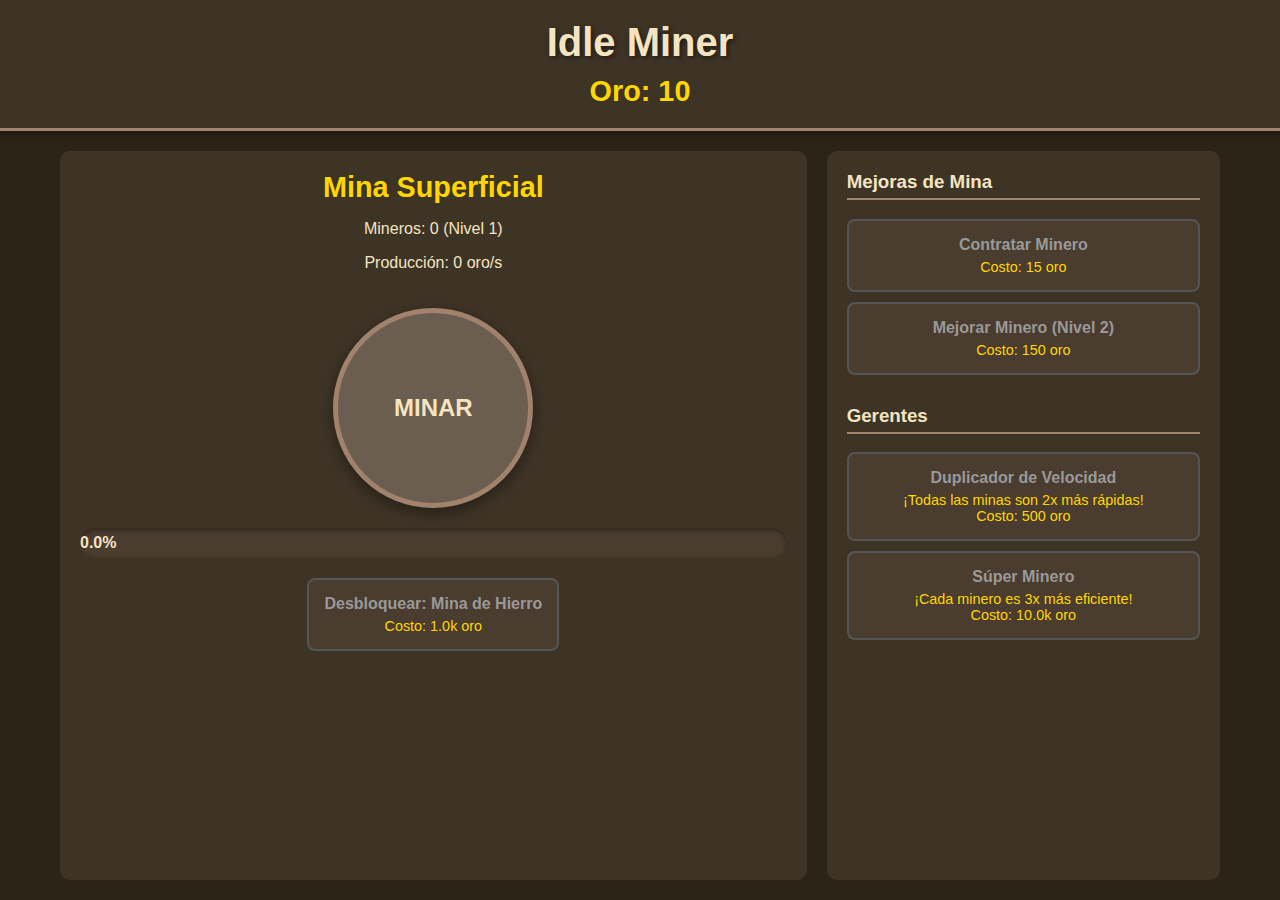
<file: juego-idleminer.html>
<!DOCTYPE html>
<html lang="es">
<head>
    <meta charset="UTF-8">
    <meta name="viewport" content="width=device-width, initial-scale=1.0">
    <title>Idle Miner - Versión Corregida</title>
    <style>
        /* --- ESTILOS CSS (Sin cambios) --- */
        :root {
            --bg-color: #2c2416;
            --panel-bg: #3e3426;
            --text-color: #f4e4c1;
            --gold-color: #ffd700;
            --button-bg: #6b5d4f;
            --button-hover-bg: #8b7d6f;
            --disabled-bg: #4a3c2e;
            --accent-color: #a0826d;
        }
        body { font-family: 'Segoe UI', Tahoma, Geneva, Verdana, sans-serif; background-color: var(--bg-color); color: var(--text-color); margin: 0; display: flex; flex-direction: column; align-items: center; min-height: 100vh; overflow-x: hidden; }
        #header { width: 100%; background-color: var(--panel-bg); padding: 20px; text-align: center; border-bottom: 3px solid var(--accent-color); box-shadow: 0 4px 10px rgba(0,0,0,0.3); }
        #header h1 { margin: 0; font-size: 2.5em; text-shadow: 2px 2px 5px rgba(0,0,0,0.5); }
        #gold-display { font-size: 1.8em; margin-top: 10px; color: var(--gold-color); font-weight: bold; }
        #game-container { display: flex; width: 100%; max-width: 1200px; flex-grow: 1; padding: 20px; gap: 20px; box-sizing: border-box; }
        #mine-panel { flex: 2; background-color: var(--panel-bg); border-radius: 10px; padding: 20px; display: flex; flex-direction: column; align-items: center; }
        #shaft-info { margin-bottom: 20px; text-align: center; }
        #shaft-info h2 { margin: 0; font-size: 1.8em; color: var(--gold-color); }
        #mine-button { width: 200px; height: 200px; background-color: var(--button-bg); border: 5px solid var(--accent-color); border-radius: 50%; font-size: 1.5em; font-weight: bold; color: var(--text-color); cursor: pointer; transition: transform 0.1s, background-color 0.2s; box-shadow: 0 5px 15px rgba(0,0,0,0.4); margin-bottom: 20px; }
        #mine-button:hover { background-color: var(--button-hover-bg); }
        #mine-button:active { transform: scale(0.95); }
        .progress-container { width: 100%; background-color: var(--disabled-bg); border-radius: 15px; overflow: hidden; margin-bottom: 20px; box-shadow: inset 0 2px 5px rgba(0,0,0,0.4); }
        .progress-bar { height: 30px; width: 0%; background-color: var(--gold-color); transition: width 0.1s linear; text-align: center; line-height: 30px; font-weight: bold; }
        #upgrade-panel { flex: 1; background-color: var(--panel-bg); border-radius: 10px; padding: 20px; overflow-y: auto; }
        .upgrade-section { margin-bottom: 30px; }
        .upgrade-section h3 { border-bottom: 2px solid var(--accent-color); padding-bottom: 5px; margin-top: 0; }
        .upgrade-item { background-color: var(--button-bg); border: 2px solid var(--accent-color); border-radius: 8px; padding: 15px; margin-bottom: 10px; cursor: pointer; transition: background-color 0.2s, transform 0.1s; text-align: center; }
        .upgrade-item:hover:not(.disabled) { background-color: var(--button-hover-bg); transform: scale(1.02); }
        .upgrade-item.disabled { background-color: var(--disabled-bg); color: #999; cursor: not-allowed; border-color: #555; }
        .upgrade-item h4 { margin: 0 0 5px 0; }
        .upgrade-item p { margin: 0; font-size: 0.9em; color: var(--gold-color); }
        @media (max-width: 768px) { #game-container { flex-direction: column; } #header h1 { font-size: 2em; } #gold-display { font-size: 1.5em; } }
    </style>
</head>
<body>

    <div id="header">
        <h1>Idle Miner</h1>
        <div id="gold-display">Oro: 10</div>
    </div>

    <div id="game-container">
        <div id="mine-panel">
            <div id="shaft-info">
                <h2>Mina Superficial</h2>
                <p>Mineros: 0 (Nivel 1)</p>
                <p>Producción: 0 oro/s</p>
            </div>
            <button id="mine-button">MINAR</button>
            <div class="progress-container">
                <div id="progress-bar" class="progress-bar">0%</div>
            </div>
            <div id="next-shaft-info"></div>
        </div>

        <div id="upgrade-panel">
            <div class="upgrade-section">
                <h3>Mejoras de Mina</h3>
                <div id="mine-upgrades"></div>
            </div>
            <div class="upgrade-section">
                <h3>Gerentes</h3>
                <div id="manager-upgrades"></div>
            </div>
        </div>
    </div>

    <script>
        // --- LÓGICA JAVASCRIPT ---
        const goldDisplay = document.getElementById('gold-display');
        const mineButton = document.getElementById('mine-button');
        const progressBar = document.getElementById('progress-bar');
        const shaftInfo = document.getElementById('shaft-info');
        const mineUpgradesContainer = document.getElementById('mine-upgrades');
        const managerUpgradesContainer = document.getElementById('manager-upgrades');
        const nextShaftInfo = document.getElementById('next-shaft-info');

        let gameState = {
            gold: 10,
            currentShaft: 0,
            lastTick: Date.now(),
            miners: { 0: 0 },
            minerLevels: { 0: 1 },
            managers: { doubleSpeed: false, superMiner: false }
        };

        const manualMineAmount = 1;
        let mineProgress = 0;

        const shafts = [
            { name: 'Mina Superficial', baseCost: 15, baseGoldPerSec: 1, unlockCost: 0 },
            { name: 'Mina de Hierro', baseCost: 250, baseGoldPerSec: 5, unlockCost: 1000 },
            { name: 'Mina de Oro', baseCost: 3000, baseGoldPerSec: 25, unlockCost: 15000 },
            { name: 'Mina de Diamantes', baseCost: 50000, baseGoldPerSec: 150, unlockCost: 250000 },
            { name: 'Mina de Esmeraldas', baseCost: 1000000, baseGoldPerSec: 1000, unlockCost: 5000000 }
        ];

        const managerData = [
            { id: 'doubleSpeed', name: 'Duplicador de Velocidad', cost: 500, description: '¡Todas las minas son 2x más rápidas!' },
            { id: 'superMiner', name: 'Súper Minero', cost: 10000, description: '¡Cada minero es 3x más eficiente!' }
        ];

        // --- FUNCIONES PRINCIPALES ---
        function loadGame() { const savedState = localStorage.getItem('idleMinerGameState'); if (savedState) { gameState = JSON.parse(savedState); } if (!gameState.miners) gameState.miners = {}; if (!gameState.minerLevels) gameState.minerLevels = {}; if (!gameState.managers) gameState.managers = {}; }
        function saveGame() { localStorage.setItem('idleMinerGameState', JSON.stringify(gameState)); }
        function formatNumber(num) { if (num < 1000) return num.toFixed(0); if (num < 1000000) return (num / 1000).toFixed(1) + 'k'; if (num < 1000000000) return (num / 1000000).toFixed(2) + 'M'; return (num / 1000000000).toFixed(2) + 'B'; }

        function getGoldPerSecond() {
            const shaft = shafts[gameState.currentShaft];
            const miners = gameState.miners[gameState.currentShaft] || 0;
            const level = gameState.minerLevels[gameState.currentShaft] || 1;
            let gps = miners * level * shaft.baseGoldPerSec;
            if (gameState.managers.superMiner) gps *= 3;
            if (gameState.managers.doubleSpeed) gps *= 2;
            return gps;
        }

        function update(delta) {
            const gps = getGoldPerSecond();
            gameState.gold += gps * (delta / 1000);
            mineProgress += gps * (delta / 1000);
            if (mineProgress > 1) mineProgress = 1;
            progressBar.style.width = `${mineProgress * 100}%`;
            progressBar.textContent = `${(mineProgress * 100).toFixed(1)}%`;
            render();
        }

        function render() {
            goldDisplay.textContent = `Oro: ${formatNumber(gameState.gold)}`;
            const shaft = shafts[gameState.currentShaft];
            const miners = gameState.miners[gameState.currentShaft] || 0;
            const level = gameState.minerLevels[gameState.currentShaft] || 1;
            shaftInfo.innerHTML = `<h2>${shaft.name}</h2><p>Mineros: ${miners} (Nivel ${level})</p><p>Producción: ${formatNumber(getGoldPerSecond())} oro/s</p>`;
            renderMineUpgrades();
            renderManagerUpgrades();
            renderNextShaftInfo();
        }
        
        // --- ACCIONES DEL JUGADOR (CON LA CORRECCIÓN APLICADA) ---

        function buyMiner() {
            const minerCount = gameState.miners[gameState.currentShaft] || 0;
            const shaft = shafts[gameState.currentShaft];
            const cost = Math.floor(shaft.baseCost * Math.pow(1.15, minerCount));
            
            if (gameState.gold >= cost) {
                gameState.gold -= cost; // <-- ¡AQUÍ SE RESTA EL ORO AL CONTRATAR!
                gameState.miners[gameState.currentShaft] = minerCount + 1;
                render();
            }
        }

        function upgradeMiner() {
            const minerLevel = gameState.minerLevels[gameState.currentShaft] || 1;
            const shaft = shafts[gameState.currentShaft];
            const cost = Math.floor(shaft.baseCost * 10 * Math.pow(1.5, minerLevel -1));

            if (gameState.gold >= cost) {
                gameState.gold -= cost; // <-- ¡AQUÍ SE RESTA EL ORO AL MEJORAR!
                gameState.minerLevels[gameState.currentShaft] = minerLevel + 1;
                render();
            }
        }

        function buyManager(managerId) {
            const manager = managerData.find(m => m.id === managerId);
            if (gameState.gold >= manager.cost && !gameState.managers[managerId]) {
                gameState.gold -= manager.cost; // <-- ¡AQUÍ SE RESTA EL ORO AL COMPRAR UN GERENTE!
                gameState.managers[managerId] = true;
                render();
            }
        }

        function renderMineUpgrades() {
            const minerCount = gameState.miners[gameState.currentShaft] || 0;
            const minerLevel = gameState.minerLevels[gameState.currentShaft] || 1;
            const shaft = shafts[gameState.currentShaft];
            const hireCost = Math.floor(shaft.baseCost * Math.pow(1.15, minerCount));
            const upgradeCost = Math.floor(shaft.baseCost * 10 * Math.pow(1.5, minerLevel -1));

            mineUpgradesContainer.innerHTML = `
                <div class="upgrade-item ${gameState.gold < hireCost ? 'disabled' : ''}" onclick="buyMiner()">
                    <h4>Contratar Minero</h4>
                    <p>Costo: ${formatNumber(hireCost)} oro</p>
                </div>
                <div class="upgrade-item ${gameState.gold < upgradeCost ? 'disabled' : ''}" onclick="upgradeMiner()">
                    <h4>Mejorar Minero (Nivel ${minerLevel + 1})</h4>
                    <p>Costo: ${formatNumber(upgradeCost)} oro</p>
                </div>
            `;
        }

        function renderManagerUpgrades() {
            managerUpgradesContainer.innerHTML = '';
            managerData.forEach(manager => {
                if (gameState.managers[manager.id]) return;
                const isDisabled = gameState.gold < manager.cost;
                const div = document.createElement('div');
                div.className = `upgrade-item ${isDisabled ? 'disabled' : ''}`;
                div.onclick = () => buyManager(manager.id);
                div.innerHTML = `<h4>${manager.name}</h4><p>${manager.description}</p><p>Costo: ${formatNumber(manager.cost)} oro</p>`;
                managerUpgradesContainer.appendChild(div);
            });
        }
        
        function unlockNextShaft() {
            if (gameState.currentShaft >= shafts.length - 1) return;
            const nextShaft = shafts[gameState.currentShaft + 1];
            if (gameState.gold >= nextShaft.unlockCost) {
                gameState.gold -= nextShaft.unlockCost; // <-- ¡Y AQUÍ TAMBIÉN SE RESTA EL ORO!
                gameState.currentShaft++;
                if (!gameState.miners[gameState.currentShaft]) { gameState.miners[gameState.currentShaft] = 0; gameState.minerLevels[gameState.currentShaft] = 1; }
                render();
            }
        }
        
        function renderNextShaftInfo() {
             if (gameState.currentShaft >= shafts.length - 1) { nextShaftInfo.innerHTML = `<p style="color: var(--gold-color);">¡Has alcanzado la mina más profunda!</p>`; return; }
            const nextShaft = shafts[gameState.currentShaft + 1];
            const canUnlock = gameState.gold >= nextShaft.unlockCost;
            nextShaftInfo.innerHTML = `<div class="upgrade-item ${!canUnlock ? 'disabled' : ''}" onclick="unlockNextShaft()"><h4>Desbloquear: ${nextShaft.name}</h4><p>Costo: ${formatNumber(nextShaft.unlockCost)} oro</p></div>`;
        }

        function manualMine() { gameState.gold += manualMineAmount; mineProgress = 0; render(); }

        // --- BUCLE DEL JUEGO Y EVENTOS ---
        function gameLoop() { const now = Date.now(); const delta = now - gameState.lastTick; update(delta); gameState.lastTick = now; requestAnimationFrame(gameLoop); }
        mineButton.addEventListener('click', manualMine);
        window.addEventListener('beforeunload', saveGame);
        loadGame();
        render();
        gameLoop();
        setInterval(saveGame, 30000);
    </script>
</body>
</html>
</file>
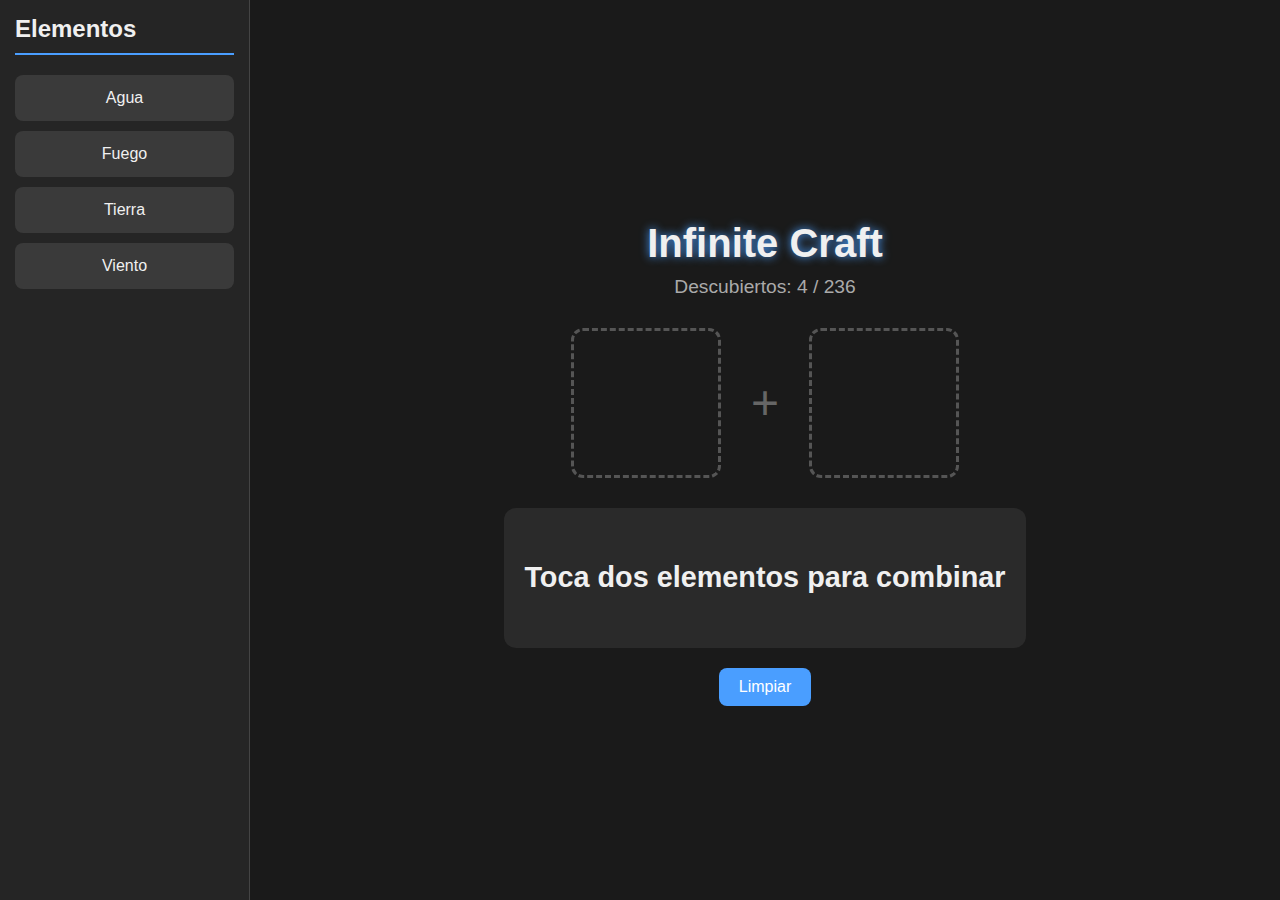
<file: juego-infinitecraft.html>
<!DOCTYPE html>
<html lang="es">
<head>
    <meta charset="UTF-8">
    <meta name="viewport" content="width=device-width, initial-scale=1.0">
    <title>Infinite Craft - Versión Adaptativa</title>
    <style>
        /* --- ESTILOS CSS --- */
        :root {
            --bg-color: #1a1a1a;
            --sidebar-bg: #252525;
            --item-bg: #3a3a3a;
            --item-hover-bg: #4a4a4a;
            --slot-bg: #2a2a2a;
            --text-color: #f0f0f0;
            --accent-color: #4a9eff;
            --success-color: #4eff4a;
            --error-color: #ff4a4a;
        }

        body {
            font-family: -apple-system, BlinkMacSystemFont, 'Segoe UI', Roboto, Helvetica, Arial, sans-serif;
            background-color: var(--bg-color);
            color: var(--text-color);
            margin: 0;
            display: flex;
            flex-direction: column;
            height: 100vh;
            overflow: hidden;
        }

        /* Sidebar */
        #sidebar {
            width: 100%;
            background-color: var(--sidebar-bg);
            padding: 15px;
            box-sizing: border-box;
            overflow-y: auto;
            border-bottom: 1px solid #444;
            max-height: 30vh;
        }

        #sidebar h2 {
            margin-top: 0;
            border-bottom: 2px solid var(--accent-color);
            padding-bottom: 10px;
        }

        .item {
            background-color: var(--item-bg);
            border-radius: 8px;
            padding: 12px;
            margin-bottom: 10px;
            cursor: pointer;
            text-align: center;
            transition: background-color 0.2s, transform 0.1s, border-color 0.2s;
            user-select: none;
            border: 2px solid transparent;
        }

        .item:hover {
            background-color: var(--item-hover-bg);
            transform: scale(1.05);
        }

        .item.selected {
            border-color: var(--accent-color);
            background-color: var(--item-hover-bg);
            box-shadow: 0 0 10px var(--accent-color);
        }

        /* Main Content */
        #main-content {
            flex-grow: 1;
            display: flex;
            flex-direction: column;
            align-items: center;
            justify-content: center;
            padding: 20px;
            overflow-y: auto;
        }

        #game-title {
            font-size: 2.5em;
            margin-bottom: 10px;
            text-shadow: 0 0 10px var(--accent-color);
        }

        #stats {
            margin-bottom: 30px;
            font-size: 1.2em;
            color: #aaa;
        }

        #crafting-area {
            display: flex;
            gap: 30px;
            align-items: center;
            margin-bottom: 30px;
            flex-wrap: wrap;
            justify-content: center;
        }

        .slot {
            width: 150px;
            height: 150px;
            border: 3px dashed #555;
            border-radius: 12px;
            display: flex;
            align-items: center;
            justify-content: center;
            font-size: 1.5em;
            text-align: center;
            padding: 10px;
            box-sizing: border-box;
            transition: border-color 0.3s, background-color 0.3s;
            word-wrap: break-word;
            cursor: pointer;
        }
        
        .slot:hover {
            background-color: rgba(74, 158, 255, 0.1);
        }

        #plus-sign {
            font-size: 3em;
            color: #666;
        }

        #result-area {
            min-width: 200px;
            min-height: 100px;
            padding: 20px;
            border-radius: 12px;
            background-color: var(--slot-bg);
            text-align: center;
            font-size: 1.8em;
            font-weight: bold;
            display: flex;
            align-items: center;
            justify-content: center;
            transition: all 0.5s ease;
        }

        #result-area.new-discovery { animation: pulse 0.5s; }
        @keyframes pulse { 0% { transform: scale(1); } 50% { transform: scale(1.1); box-shadow: 0 0 25px var(--success-color); } 100% { transform: scale(1); } }
        #result-area.error { color: var(--error-color); }

        #controls { margin-top: 20px; }
        button { background-color: var(--accent-color); color: white; border: none; padding: 10px 20px; border-radius: 8px; font-size: 1em; cursor: pointer; transition: background-color 0.2s; }
        button:hover { background-color: #357ae8; }

        /* --- Media Query para Escritorio --- */
        @media (min-width: 769px) {
            body { flex-direction: row; }
            #sidebar {
                width: 250px;
                height: 100vh;
                max-height: none;
                border-right: 1px solid #444;
                border-bottom: none;
            }
        }
    </style>
</head>
<body>

    <div id="sidebar">
        <h2>Elementos</h2>
        <div id="items-container">
            <!-- Los elementos se generarán aquí con JavaScript -->
        </div>
    </div>

    <div id="main-content">
        <h1 id="game-title">Infinite Craft</h1>
        <div id="stats">Descubiertos: <span id="discovered-count">4</span> / <span id="total-count">4</span></div>
        
        <div id="crafting-area">
            <div id="slot1" class="slot" data-slot="1"></div>
            <div id="plus-sign">+</div>
            <div id="slot2" class="slot" data-slot="2"></div>
        </div>

        <div id="result-area">Toca dos elementos para combinar</div>

        <div id="controls">
            <button id="clear-btn">Limpiar</button>
        </div>
    </div>

    <script>
        // --- LÓGICA JAVASCRIPT ---
        const itemsContainer = document.getElementById('items-container');
        const slot1 = document.getElementById('slot1');
        const slot2 = document.getElementById('slot2');
        const resultArea = document.getElementById('result-area');
        const clearBtn = document.getElementById('clear-btn');
        const discoveredCountEl = document.getElementById('discovered-count');
        const totalCountEl = document.getElementById('total-count');

        let discoveredItems = [];
        const initialItems = ['Agua', 'Tierra', 'Fuego', 'Viento'];
        
        // --- BASE DE DATOS DE RECETAS (COMPLETA) ---
        const recipes = {
            'Agua,Tierra': 'Lodo', 'Agua,Fuego': 'Vapor', 'Agua,Viento': 'Ola', 'Tierra,Fuego': 'Lava', 'Tierra,Viento': 'Polvo', 'Fuego,Viento': 'Humo',
            'Lodo,Planta': 'Pantano', 'Vapor,Aire': 'Nube', 'Nube,Agua': 'Lluvia', 'Lava,Agua': 'Piedra', 'Lava,Tierra': 'Volcán', 'Piedra,Fuego': 'Metal', 'Piedra,Tierra': 'Roca',
            'Metal,Viento': 'Espada', 'Metal,Piedra': 'Herramienta', 'Metal,Electricidad': 'Cable', 'Metal,Agua': 'Óxido', 'Metal,Aire': 'Óxido',
            'Planta,Planta': 'Árbol', 'Planta,Sol': 'Oxígeno', 'Planta,Agua': 'Alga', 'Planta,Hombre': 'Agricultura', 'Planta,Madera': 'Fruta',
            'Árbol,Árbol': 'Bosque', 'Árbol,Herramienta': 'Madera', 'Árbol,Fuego': 'Leña', 'Árbol,Agua': 'Balsa', 'Árbol,Viento': 'Hoja',
            'Madera,Herramienta': 'Rueda', 'Madera,Agua': 'Balsa', 'Madera,Fuego': 'Leña', 'Madera,Madera': 'Casa', 'Madera,Piedra': 'Hacha',
            'Leña,Fuego': 'Campamento', 'Campamento,Persona': 'Historia', 'Campamento,Tierra': 'Asentamiento', 'Campamento,Cielo': 'Estrellas',
            'Pantano,Vida': 'Bacteria', 'Bacteria,Vida': 'Pez', 'Bacteria,Tierra': 'Tierra Fértil', 'Bacteria,Agua': 'Plancton',
            'Pez,Agua': 'Banco de Peces', 'Pez,Herramienta': 'Pesca', 'Pez,Pez': 'Escama', 'Pez,Ave': 'Pingüino',
            'Lluvia,Tierra': 'Barro', 'Lluvia,Planta': 'Crecimiento', 'Lluvia,Frío': 'Nieve', 'Lluvia,Campo': 'Arcoíris',
            'Barro,Vida': 'Humano', 'Barro,Fuego': 'Ladrillo', 'Barro,Piedra': 'Cerámica', 'Barro,Agua': 'Goo',
            'Humano,Madera': 'Herramienta', 'Humano,Leña': 'Fuego', 'Humano,Piedra': 'Casa', 'Humano,Humano': 'Amor', 'Humano,Amor': 'Familia', 'Humano,Familia': 'Tribu',
            'Humano,Fuego': 'Idea', 'Humano,Idea': 'Filosofía', 'Humano,Filosofía': 'Religión', 'Humano,Religión': 'Templo', 'Humano,Templo': 'Sacerdote',
            'Humano,Metal': 'Rueda', 'Rueda,Rueda': 'Coche', 'Rueda,Metal': 'Tren', 'Rueda,Agua': 'Barco', 'Rueda,Aire': 'Avión',
            'Humano,Árbol': 'Conocimiento', 'Conocimiento,Computadora': 'Inteligencia Artificial', 'Conocimiento,Libro': 'Sabiduría',
            'Humano,Barro': 'Cerámica', 'Cerámica,Horno': 'Ladrillo', 'Ladrillo,Ladrillo': 'Muro', 'Muro,Muro': 'Castillo', 'Muro,Casa': 'Ciudad',
            'Humano,Barco': 'Navegación', 'Humano,Coche': 'Tráfico', 'Humano,Avión': 'Piloto',
            'Espada,Humano': 'Guerrero', 'Guerrero,Guerrero': 'Ejército', 'Ejército,Castillo': 'Rey', 'Rey,Reina': 'Familia Real',
            'Humano,Pez': 'Sirena', 'Humano,Caballo': 'Centauro', 'Humano,Ave': 'Ángel',
            'Herramienta,Madera': 'Hacha', 'Hacha,Árbol': 'Leña', 'Hacha,Animal': 'Carne', 'Hacha,Guerra': 'Hacha de Guerra',
            'Herramienta,Piedra': 'Cuchillo', 'Cuchillo,Carne': 'Filete', 'Cuchillo,Guerra': 'Daga',
            'Fuego,Planta': 'Cenizas', 'Cenizas,Vida': 'Fénix', 'Cenizas,Agua': 'Lye',
            'Volcán,Agua': 'Isla', 'Isla,Isla': 'Archipiélago', 'Isla,Humano': 'Náufrago',
            'Agua,Agua': 'Lago', 'Lago,Lago': 'Mar', 'Mar,Tierra': 'Continente', 'Continente,Continente': 'Planeta', 'Planeta,Planeta': 'Sistema Solar',
            'Sistema Solar,Sistema Solar': 'Galaxia', 'Galaxia,Vida': 'Extraterrestre',
            'Metal,Metal': 'Acero', 'Acero,Vapor': 'Motor', 'Motor,Coche': 'Automóvil', 'Motor,Ave': 'Avión',
            'Hielo,Fuego': 'Agua Tibia', 'Hielo,Viento': 'Nieve', 'Nieve,Nieve': 'Nevada', 'Nevada,Árbol': 'Árbol de Navidad',
            'Viento,Viento': 'Tornado', 'Agua,Tornado': 'Tsunami',
            'Sol,Tierra': 'Desierto', 'Desierto,Planta': 'Cactus',
            'Sol,Sol': 'Supernova', 'Luna,Estrella': 'Cielo Nocturno',
            'Electricidad,Metal': 'Imán', 'Electricidad,Agua': 'Oxígeno', 'Electricidad,Aire': 'Ozono', 'Electricidad,Sandía': 'Relámpago',
            'Vida,Tierra': 'Semilla', 'Semilla,Agua': 'Planta', 'Semilla,Tierra': 'Árbol',
            'Vida,Fuego': 'Fénix', 'Vida,Agua': 'Pez', 'Vida,Tierra': 'Humano', 'Vida,Aire': 'Pájaro',
            'Tiempo,Tiempo': 'Reloj', 'Reloj,Energía': 'Tiempo', 'Reloj,Humano': 'Muerte',
            'Amor,Amor': 'Sexo', 'Sexo,Humano': 'Bebé', 'Bebé,Agua': 'Nado', 'Bebé,Libro': 'Estudiante',
            'Familia,Casa': 'Hogar', 'Hogar,Calor': 'Felicidad', 'Hogar,Trabajo': 'Estrés',
            'Dinero,Humano': 'Trabajo', 'Trabajo,Dinero': 'Riqueza', 'Riqueza,Humano': 'Banquero',
            'Arma,Humano': 'Guerrero', 'Guerra,Paz': 'Tregua', 'Guerra,Guerra': 'Destrucción',
            'Música,Humano': 'Canción', 'Canción,Canción': 'Álbum', 'Canción,Palabra': 'Letra',
            'Palabra,Palabra': 'Frase', 'Frase,Frase': 'Párrafo', 'Párrafo,Párrafo': 'Libro',
            'Libro,Libro': 'Biblioteca', 'Biblioteca,Conocimiento': 'Universidad', 'Universidad,Humano': 'Científico',
            'Científico,Idea': 'Descubrimiento', 'Científico,Laboratorio': 'Experimento',
            'Idea,Computadora': 'Software', 'Software,Software': 'Aplicación', 'Software,Humano': 'Usuario',
            'Computadora,Computadora': 'Internet', 'Internet,Conocimiento': 'Wikipedia', 'Internet,Humano': 'Red Social',
            'Red Social,Red Social': 'Comunicación', 'Comunicación,Comunicación': 'Lenguaje',
            'Juego,Juego': 'Deporte', 'Deporte,Humano': 'Atleta', 'Deporte,Bola': 'Pelota',
            'Arte,Arte': 'Estilo', 'Arte,Humano': 'Artista', 'Artista,Pincel': 'Pintura',
            'Pintura,Pared': 'Mural', 'Pintura,Lienzo': 'Cuadro',
            'Comida,Agua': 'Sopa', 'Comida,Fuego': 'Cocina', 'Comida,Planta': 'Verdura', 'Comida,Animal': 'Carne',
            'Carne,Fuego': 'Carne Asada', 'Carne,Planta': 'Hamburguesa',
            'Pan,Queso': 'Sandwich', 'Pan,Tomate': 'Pizza',
            'Leche,Chocolate': 'Chocolate Caliente', 'Leche,Frío': 'Helado',
            'Dulce,Agua': 'Refresco', 'Dulce,Fruta': 'Mermelada',
            'Sal,Agua': 'Agua Salada', 'Sal,Patata': 'Papas Fritas',
            'Huevo,Fuego': 'Huevo Frito', 'Huevo,Agua': 'Huevo Duro',
            'Flor,Árbol': 'Fruta', 'Flor,Flor': 'Ramo', 'Flor,Agua': 'Jardín',
            'Jardín,Jardín': 'Parque', 'Parque,Animales': 'Zoológico',
            'Arena,Agua': 'Playa', 'Playa,Sol': 'Vacaciones',
            'Montaña,Montaña': 'Cordillera', 'Montaña,Nube': 'Cima',
            'Cielo,Tierra': 'Horizonte', 'Cielo,Mar': 'Costa',
            'Noche,Día': 'Ciclo', 'Noche,Estrella': 'Cielo Estrellado', 'Día,Sol': 'Luz',
            'Luz,Oscuridad': 'Sombra', 'Sombra,Humano': 'Fantasma',
            'Frío,Agua': 'Hielo', 'Frío,Frío': 'Frío Absoluto',
            'Calor,Calor': 'Fuego', 'Calor,Agua': 'Vapor',
            'Piedra,Piedra': 'Roca', 'Roca,Roca': 'Montaña',
            'Metal,Metal': 'Oro', 'Oro,Humano': 'Avaricia', 'Oro,Rey': 'Corona',
            'Diamante,Diamante': 'Joyas', 'Joyas,Rey': 'Tesoro',
            'Humano,Muerte': 'Esqueleto', 'Esqueleto,Vida': 'Zombi',
            'Vampiro,Muerte': 'No-muerto', 'Hombre Lobo,Luna': 'Lobo',
            'Mago,Hechizo': 'Magia', 'Magia,Libro': 'Grimorio',
            'Dragón,Fuego': 'Fuego Dragón', 'Dragón,Huevo': 'Cría de Dragón', 'Dragón,Metal': 'Escamas de Dragón',
            'Robot,Vida': 'Androide', 'Androide,Conciencia': 'Ciborg',
            'Espacio,Tiempo': 'Universo', 'Universo,Origen': 'Big Bang',
            'Cero,Cero': 'Nada', 'Nada,Universo': 'Vacío',
            'Dios,Humano': 'Religión', 'Dios,Diablo': 'Dualidad',
            'Bien,Mal': 'Moral', 'Moral,Humano': 'Ética',
            'Verdad,Mentira': 'Paradoja', 'Paradoja,Humano': 'Confusión',
            'Cerebro,Computadora': 'Inteligencia Artificial', 'Cerebro,Conocimiento': 'Mente',
            'Mente,Cuerpo': 'Ser', 'Ser,Tiempo': 'Experiencia',
            'Amistad,Amistad': 'Lealtad', 'Amor,Tristeza': 'Dolor',
            'Paz,Guerra': 'Conflicto', 'Conflicto,Resolución': 'Acuerdo',
            'Ciencia,Naturaleza': 'Biología', 'Biología,Vida': 'Evolución',
            'Química,Agua': 'H2O', 'Física,Energía': 'Trabajo',
            'Historia,Humano': 'Cultura', 'Cultura,Sociedad': 'Civilización',
            'Lenguaje,Escritura': 'Alfabeto', 'Alfabeto,Libro': 'Conocimiento',
            'Música,Ritmo': 'Bailar', 'Bailar,Felicidad': 'Fiesta',
            'Fuego,Madera': 'Cocina', 'Cocina,Comida': 'Receta',
            'Juego,Reglas': 'Deporte', 'Deporte,Competencia': 'Campeonato',
            'Tecnología,Sociedad': 'Futuro', 'Futuro,Pasado': 'Presente',
            'Infinite Craft,Creación': 'Juego Infinito'
        };

        // --- FUNCIONES PRINCIPALES ---
        let selectedItem = null;

        function init() {
            loadGameState();
            renderSidebar();
            setupEventListeners();
            updateStats();
        }

        function loadGameState() {
            const saved = localStorage.getItem('infiniteCraftDiscoveries');
            if (saved) {
                discoveredItems = JSON.parse(saved);
            } else {
                discoveredItems = [...initialItems];
                saveGameState();
            }
        }

        function saveGameState() {
            localStorage.setItem('infiniteCraftDiscoveries', JSON.stringify(discoveredItems));
        }

        function updateStats() {
            discoveredCountEl.textContent = discoveredItems.length;
            // Calculamos el total de elementos únicos (iniciales + resultados de recetas)
            const allItems = new Set([...initialItems, ...Object.values(recipes)]);
            totalCountEl.textContent = allItems.size;
        }

        function renderSidebar() {
            itemsContainer.innerHTML = '';
            discoveredItems.sort().forEach(itemName => {
                const itemEl = document.createElement('div');
                itemEl.className = 'item';
                itemEl.textContent = itemName;
                itemEl.dataset.itemName = itemName;
                itemEl.addEventListener('click', handleItemClick);
                itemsContainer.appendChild(itemEl);
            });
        }

        function setupEventListeners() {
            slot1.addEventListener('click', handleItemClick);
            slot2.addEventListener('click', handleItemClick);
            clearBtn.addEventListener('click', clearCraftingArea);
        }

        function handleItemClick(e) {
            const clickedElement = e.currentTarget;
            const itemName = clickedElement.dataset.itemName || clickedElement.textContent;
            if (!itemName) return;

            if (selectedItem === null) {
                selectedItem = itemName;
                document.querySelectorAll('.item.selected').forEach(el => el.classList.remove('selected'));
                const itemEl = document.querySelector(`.item[data-item-name="${itemName}"]`);
                if(itemEl) itemEl.classList.add('selected');

                if (!slot1.dataset.itemName) {
                    slot1.textContent = itemName; slot1.dataset.itemName = itemName;
                } else if (!slot2.dataset.itemName) {
                    slot2.textContent = itemName; slot2.dataset.itemName = itemName;
                }
            } else {
                const item1 = selectedItem;
                const item2 = itemName;
                if (item1 === item2) {
                    showResult('No puedes combinar un elemento consigo mismo', false);
                } else {
                    checkForCombination(item1, item2);
                }
                clearSelection();
            }
        }
        
        function clearSelection() {
            document.querySelectorAll('.item.selected').forEach(el => el.classList.remove('selected'));
            selectedItem = null;
        }

        function checkForCombination(item1, item2) {
            const key = [item1, item2].sort().join(',');
            const result = recipes[key];

            if (result) {
                showResult(result, true);
                if (!discoveredItems.includes(result)) {
                    discoveredItems.push(result);
                    saveGameState();
                    renderSidebar();
                    updateStats();
                }
            } else {
                showResult('No pasa nada', false);
            }
        }

        function showResult(resultText, isSuccess) {
            resultArea.textContent = resultText;
            resultArea.className = 'new-discovery';
            if (!isSuccess) {
                resultArea.classList.add('error');
            }
            setTimeout(() => { resultArea.classList.remove('new-discovery', 'error'); }, 1500);
        }

        function clearCraftingArea() {
            slot1.textContent = ''; slot1.dataset.itemName = '';
            slot2.textContent = ''; slot2.dataset.itemName = '';
            resultArea.textContent = 'Toca dos elementos para combinar';
            clearSelection();
        }

        window.addEventListener('DOMContentLoaded', init);
    </script>
</body>
</html>
</file>
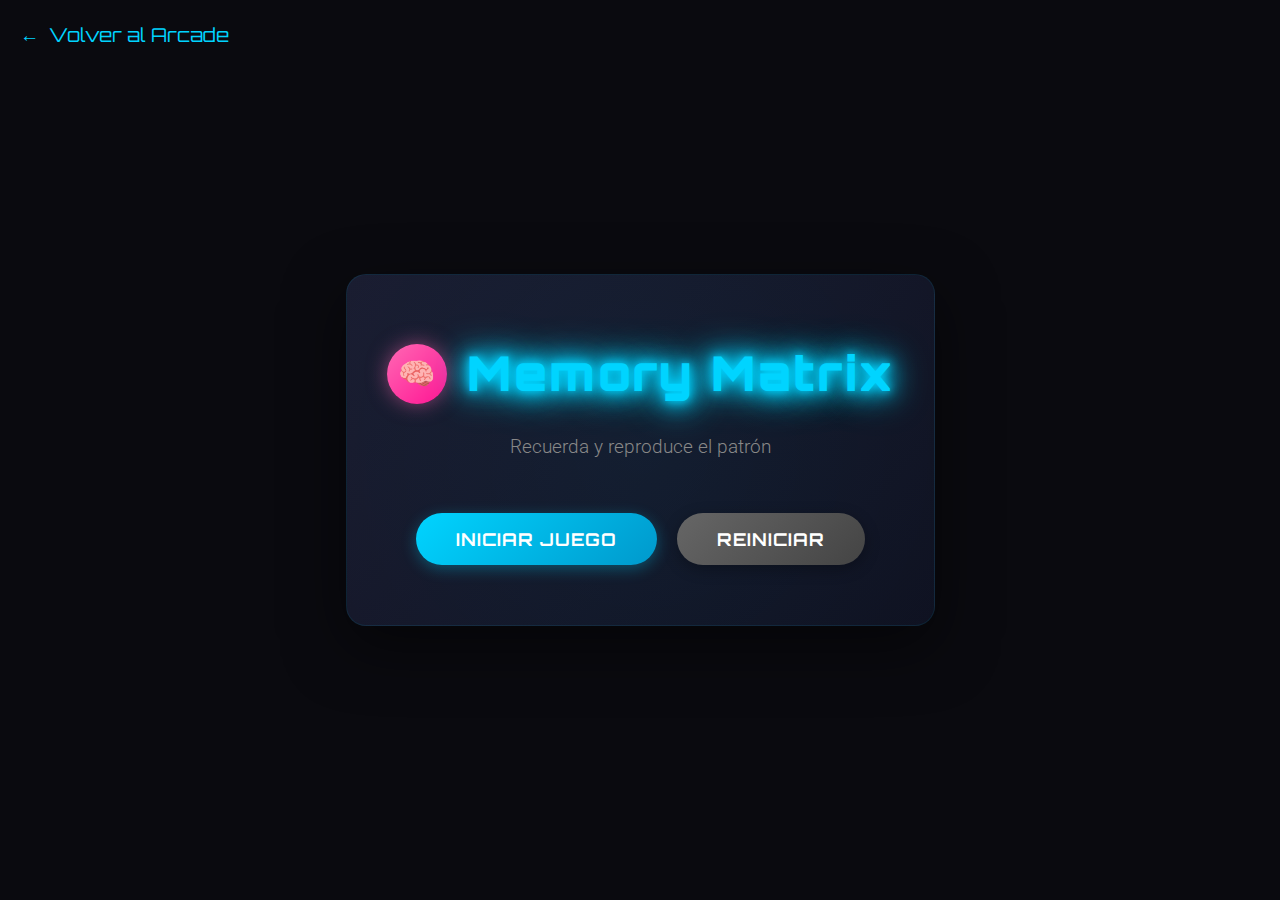
<file: juego-memory.html>
<!DOCTYPE html>
<html lang="es">
<head>
    <meta charset="UTF-8">
    <meta name="viewport" content="width=device-width, initial-scale=1.0">
    <title>Memory Matrix</title>
    <link rel="preconnect" href="https://fonts.googleapis.com">
    <link rel="preconnect" href="https://fonts.gstatic.com" crossorigin>
    <link href="https://fonts.googleapis.com/css2?family=Orbitron:wght@400;700;900&family=Roboto:wght@400;700&display=swap" rel="stylesheet">
    <style>
        /* --- VARIABLES Y ESTILOS GLOBALES --- */
        :root {
            --bg-color: #0a0a0f; 
            --card-bg: #1a1a2e; 
            --text-color: #e0e0e0;
            --primary-color: #00d4ff; 
            --secondary-color: #ff006e; 
            --accent-color: #fb5607; 
            --purple-accent: #8338ec;
            --success-color: #4caf50;
            --error-color: #f44336;
            --warning-color: #ff9800;
        }
        
        * { 
            margin: 0; 
            padding: 0; 
            box-sizing: border-box; 
        }
        
        body { 
            background-color: var(--bg-color); 
            color: var(--text-color); 
            font-family: 'Roboto', sans-serif; 
            line-height: 1.6; 
            overflow-x: hidden; 
            display: flex;
            justify-content: center;
            align-items: center;
            min-height: 100vh;
        }
        
        .hidden { 
            display: none !important; 
        }

        /* --- ESTILOS DEL VISOR DE JUEGOS --- */
        .game-viewer { 
            min-height: 100vh; 
            display: flex; 
            flex-direction: column; 
            align-items: center; 
            justify-content: center; 
            padding: 1rem; 
            background-color: var(--bg-color);
        }
        
        .game-header-viewer { 
            position: absolute; 
            top: 20px; 
            left: 20px; 
            z-index: 100; 
        }
        
        .game-header-viewer a { 
            font-family: 'Orbitron', sans-serif; 
            color: var(--primary-color); 
            text-decoration: none; 
            font-size: 1.2rem; 
            display: flex; 
            align-items: center; 
            gap: 10px; 
        }
        
        .game-container-viewer { 
            text-align: center; 
            display: flex; 
            flex-direction: column; 
            align-items: center; 
            width: 100%; 
            max-width: 600px;
        }

        /* --- ESTILOS ESPECÍFICOS DE MEMORY MATRIX --- */
        .memory-start-screen {
            background: linear-gradient(135deg, #1a1a2e 0%, #0f0f1e 100%);
            border-radius: 20px;
            padding: 60px 40px;
            box-shadow: 0 20px 60px rgba(0, 0, 0, 0.5);
            border: 1px solid rgba(0, 212, 255, 0.1);
            position: relative;
            overflow: hidden;
        }

        .memory-start-screen::before {
            content: '';
            position: absolute;
            top: -50%;
            left: -50%;
            width: 200%;
            height: 200%;
            background: radial-gradient(circle, rgba(0, 212, 255, 0.05) 0%, transparent 70%);
            animation: rotate 20s linear infinite;
        }

        @keyframes rotate {
            0% { transform: rotate(0deg); }
            100% { transform: rotate(360deg); }
        }

        .game-title-container {
            display: flex;
            align-items: center;
            justify-content: center;
            gap: 20px;
            margin-bottom: 20px;
            position: relative;
            z-index: 1;
        }

        .brain-icon {
            width: 60px;
            height: 60px;
            background: linear-gradient(135deg, #ff69b4, #ff1493);
            border-radius: 50%;
            display: flex;
            align-items: center;
            justify-content: center;
            font-size: 30px;
            box-shadow: 0 0 20px rgba(255, 105, 180, 0.5);
            animation: pulse 2s ease-in-out infinite;
        }

        @keyframes pulse {
            0%, 100% { transform: scale(1); }
            50% { transform: scale(1.1); }
        }

        .game-title {
            font-family: 'Orbitron', sans-serif;
            font-size: 3em;
            font-weight: 900;
            color: var(--primary-color);
            text-shadow: 
                0 0 10px var(--primary-color),
                0 0 20px var(--primary-color),
                0 0 30px var(--primary-color),
                0 0 40px var(--primary-color);
            letter-spacing: 2px;
            position: relative;
            z-index: 1;
        }

        .game-subtitle {
            color: #888;
            font-size: 1.2em;
            margin-bottom: 50px;
            position: relative;
            z-index: 1;
            font-weight: 300;
        }

        .game-buttons {
            display: flex;
            gap: 20px;
            justify-content: center;
            position: relative;
            z-index: 1;
        }

        .game-btn {
            background: linear-gradient(135deg, var(--primary-color), #0099cc);
            color: white;
            border: none;
            padding: 15px 40px;
            border-radius: 30px;
            font-size: 1.1em;
            font-weight: bold;
            cursor: pointer;
            transition: all 0.3s ease;
            box-shadow: 0 4px 15px rgba(0, 212, 255, 0.3);
            font-family: 'Orbitron', sans-serif;
            text-transform: uppercase;
            letter-spacing: 1px;
            position: relative;
            overflow: hidden;
        }

        .game-btn::before {
            content: '';
            position: absolute;
            top: 0;
            left: -100%;
            width: 100%;
            height: 100%;
            background: linear-gradient(90deg, transparent, rgba(255, 255, 255, 0.2), transparent);
            transition: left 0.5s;
        }

        .game-btn:hover::before {
            left: 100%;
        }

        .game-btn:hover {
            transform: translateY(-3px);
            box-shadow: 0 8px 25px rgba(0, 212, 255, 0.5);
        }

        .game-btn:active {
            transform: translateY(-1px);
        }

        .game-btn.secondary {
            background: linear-gradient(135deg, #666, #444);
            box-shadow: 0 4px 15px rgba(0, 0, 0, 0.3);
        }

        .game-btn.secondary:hover {
            box-shadow: 0 8px 25px rgba(0, 0, 0, 0.5);
        }

        /* --- ESTILOS DEL JUEGO ACTIVO --- */
        .game-container {
            background: linear-gradient(135deg, #1a1a2e 0%, #0f0f1e 100%);
            border-radius: 20px;
            padding: 30px;
            box-shadow: 0 20px 60px rgba(0, 0, 0, 0.5);
            border: 1px solid rgba(0, 212, 255, 0.1);
            max-width: 600px;
            width: 100%;
            margin: 0 auto;
            display: none;
        }

        .game-container.active {
            display: block;
        }

        .game-container header {
            text-align: center;
            margin-bottom: 30px;
        }

        .game-container h1 {
            font-family: 'Orbitron', sans-serif;
            color: var(--primary-color);
            font-size: 2.5em;
            margin-bottom: 10px;
            text-shadow: 0 0 10px var(--primary-color);
        }

        .game-info {
            display: flex;
            justify-content: space-between;
            margin-bottom: 20px;
            flex-wrap: wrap;
            gap: 10px;
        }

        .info-item {
            background: linear-gradient(135deg, var(--primary-color), var(--secondary-color));
            color: var(--bg-color);
            padding: 10px 20px;
            border-radius: 25px;
            font-weight: bold;
            display: flex;
            align-items: center;
            gap: 8px;
            box-shadow: 0 4px 15px rgba(0, 0, 0, 0.2);
        }

        .info-item span {
            font-size: 1.2em;
        }

        .lives {
            display: flex;
            gap: 5px;
        }

        .heart {
            font-size: 1.5em;
            transition: transform 0.3s;
        }

        .heart.lost {
            opacity: 0.3;
            transform: scale(0.8);
        }

        .matrix-container {
            display: grid;
            gap: 10px;
            margin: 30px auto;
            max-width: 400px;
            aspect-ratio: 1;
        }

        .cell {
            background: #2a2a3e;
            border: 1px solid rgba(0, 212, 255, 0.2);
            border-radius: 10px;
            cursor: pointer;
            transition: all 0.3s cubic-bezier(0.4, 0, 0.2, 1);
            position: relative;
            overflow: hidden;
        }

        .cell:hover:not(.disabled) {
            transform: scale(1.05);
            box-shadow: 0 5px 15px rgba(0, 212, 255, 0.3);
            border-color: var(--primary-color);
        }

        .cell.active {
            background: linear-gradient(135deg, var(--primary-color), var(--secondary-color));
            animation: pulse 0.5s ease-out;
            border-color: var(--primary-color);
        }

        .cell.correct {
            background: linear-gradient(135deg, var(--success-color), #45a049);
            animation: correctPulse 0.5s ease-out;
            border-color: var(--success-color);
        }

        .cell.wrong {
            background: linear-gradient(135deg, var(--error-color), #d32f2f);
            animation: shake 0.5s ease-out;
            border-color: var(--error-color);
        }

        .cell.disabled {
            cursor: not-allowed;
            opacity: 0.7;
        }

        @keyframes pulse {
            0% {
                transform: scale(1);
                box-shadow: 0 0 0 0 rgba(0, 212, 255, 0.7);
            }
            50% {
                transform: scale(1.1);
                box-shadow: 0 0 20px 10px rgba(0, 212, 255, 0);
            }
            100% {
                transform: scale(1);
                box-shadow: 0 0 0 0 rgba(0, 212, 255, 0);
            }
        }

        @keyframes correctPulse {
            0% {
                transform: scale(1);
            }
            50% {
                transform: scale(1.15);
            }
            100% {
                transform: scale(1);
            }
        }

        @keyframes shake {
            0%, 100% {
                transform: translateX(0);
            }
            10%, 30%, 50%, 70%, 90% {
                transform: translateX(-5px);
            }
            20%, 40%, 60%, 80% {
                transform: translateX(5px);
            }
        }

        .controls {
            display: flex;
            gap: 15px;
            justify-content: center;
            margin-top: 30px;
        }

        .message {
            text-align: center;
            padding: 15px;
            border-radius: 10px;
            margin-top: 20px;
            font-weight: bold;
            opacity: 0;
            transform: translateY(-10px);
            transition: all 0.3s;
        }

        .message.show {
            opacity: 1;
            transform: translateY(0);
        }

        .message.success {
            background: linear-gradient(135deg, var(--success-color), #45a049);
            color: white;
        }

        .message.error {
            background: linear-gradient(135deg, var(--error-color), #d32f2f);
            color: white;
        }

        .message.info {
            background: linear-gradient(135deg, #2196f3, #1976d2);
            color: white;
        }

        .overlay {
            position: fixed;
            top: 0;
            left: 0;
            right: 0;
            bottom: 0;
            background: rgba(0, 0, 0, 0.8);
            display: none;
            justify-content: center;
            align-items: center;
            z-index: 1000;
        }

        .overlay.show {
            display: flex;
        }

        .modal {
            background: var(--card-bg);
            padding: 40px;
            border-radius: 20px;
            text-align: center;
            max-width: 400px;
            animation: slideIn 0.3s ease-out;
            border: 1px solid var(--primary-color);
        }

        @keyframes slideIn {
            from {
                transform: translateY(-50px);
                opacity: 0;
            }
            to {
                transform: translateY(0);
                opacity: 1;
            }
        }

        .modal h2 {
            color: var(--primary-color);
            margin-bottom: 20px;
            font-size: 2em;
        }

        .modal p {
            margin-bottom: 20px;
            font-size: 1.2em;
            color: var(--text-color);
        }

        .countdown {
            position: absolute;
            top: 50%;
            left: 50%;
            transform: translate(-50%, -50%);
            font-size: 4em;
            font-weight: bold;
            color: var(--primary-color);
            z-index: 100;
            animation: countdownPulse 1s ease-out;
            pointer-events: none;
        }

        @keyframes countdownPulse {
            0% {
                transform: translate(-50%, -50%) scale(0);
                opacity: 0;
            }
            50% {
                transform: translate(-50%, -50%) scale(1.2);
                opacity: 1;
            }
            100% {
                transform: translate(-50%, -50%) scale(1);
                opacity: 0;
            }
        }

        @media (max-width: 600px) {
            .game-title {
                font-size: 2em;
            }
            
            .game-container h1 {
                font-size: 2em;
            }
            
            .game-info {
                justify-content: center;
            }
            
            .matrix-container {
                max-width: 300px;
            }

            .memory-start-screen {
                padding: 40px 20px;
            }

            .game-buttons {
                flex-direction: column;
                gap: 15px;
            }

            .game-btn {
                width: 100%;
            }
        }
    </style>
</head>
<body>
    <!-- VISTA DEL JUEGO -->
    <div id="game-viewer" class="game-viewer">
        <div class="game-header-viewer">
            <a href="#" onclick="backToArcade(); return false;">
                <span>&larr;</span>
                <span>Volver al Arcade</span>
            </a>
        </div>
        
        <div class="game-container-viewer" id="game-container">
            <!-- PANTALLA DE INICIO -->
            <div id="start-screen" class="memory-start-screen">
                <div class="game-title-container">
                    <div class="brain-icon">🧠</div>
                    <h1 class="game-title">Memory Matrix</h1>
                </div>
                <p class="game-subtitle">Recuerda y reproduce el patrón</p>
                <div class="game-buttons">
                    <button id="startBtn" class="game-btn">Iniciar Juego</button>
                    <button id="resetBtn" class="game-btn secondary">Reiniciar</button>
                </div>
            </div>

            <!-- PANTALLA DEL JUEGO -->
            <div id="game-screen" class="game-container">
                <header>
                    <h1>🧠 Memory Matrix</h1>
                    <p style="color: #888;">Recuerda y reproduce el patrón</p>
                </header>

                <div class="game-info">
                    <div class="info-item">
                        <span>🏆</span>
                        <span id="score">0</span>
                    </div>
                    <div class="info-item">
                        <span>📊</span>
                        <span>Nivel <span id="level">1</span></span>
                    </div>
                    <div class="info-item">
                        <span>❤️</span>
                        <div class="lives" id="lives">
                            <span class="heart">❤️</span>
                            <span class="heart">❤️</span>
                            <span class="heart">❤️</span>
                        </div>
                    </div>
                </div>

                <div class="matrix-container" id="matrix">
                    <!-- Las celdas se generarán dinámicamente -->
                </div>

                <div class="controls">
                    <button id="backToMenuBtn" class="game-btn secondary">Volver al Menú</button>
                    <button id="restartBtn" class="game-btn">Reiniciar Juego</button>
                </div>

                <div id="message" class="message"></div>
            </div>
        </div>

        <!-- MODAL DE GAME OVER -->
        <div class="overlay" id="gameOverOverlay">
            <div class="modal">
                <h2 id="gameOverTitle">¡Juego Terminado!</h2>
                <p id="gameOverMessage">Tu puntuación final: <span id="finalScore">0</span></p>
                <p id="gameOverStats"></p>
                <button onclick="backToMenu()" class="game-btn">Volver al Menú</button>
                <button onclick="restartGame()" class="game-btn secondary">Jugar de Nuevo</button>
            </div>
        </div>
    </div>

    <script>
        class MemoryMatrix {
            constructor() {
                this.gridSize = 4;
                this.level = 1;
                this.score = 0;
                this.lives = 3;
                this.activeCells = [];
                this.userSelection = [];
                this.isPlaying = false;
                this.showingPattern = false;
                this.correctCells = [];
                this.wrongCells = [];
                this.totalCorrect = 0;
                this.totalWrong = 0;
                
                this.init();
            }

            init() {
                this.attachEventListeners();
                this.updateDisplay();
            }

            attachEventListeners() {
                document.getElementById('startBtn').addEventListener('click', () => this.startGame());
                document.getElementById('resetBtn').addEventListener('click', () => this.resetGame());
                document.getElementById('backToMenuBtn').addEventListener('click', () => this.backToMenu());
                document.getElementById('restartBtn').addEventListener('click', () => this.restartGame());
            }

            startGame() {
                // Ocultar pantalla de inicio y mostrar pantalla de juego
                document.getElementById('start-screen').style.display = 'none';
                document.getElementById('game-screen').classList.add('active');
                
                // Crear el grid del juego
                this.createGrid();
                
                this.isPlaying = true;
                this.userSelection = [];
                this.correctCells = [];
                this.wrongCells = [];
                
                this.showMessage('¡Prepárate!', 'info');
                
                setTimeout(() => {
                    this.generatePattern();
                    this.showPattern();
                }, 1000);
            }

            createGrid() {
                const matrix = document.getElementById('matrix');
                matrix.innerHTML = '';
                matrix.style.gridTemplateColumns = `repeat(${this.gridSize}, 1fr)`;
                matrix.style.gridTemplateRows = `repeat(${this.gridSize}, 1fr)`;

                for (let i = 0; i < this.gridSize * this.gridSize; i++) {
                    const cell = document.createElement('div');
                    cell.className = 'cell';
                    cell.dataset.index = i;
                    cell.addEventListener('click', (e) => this.handleCellClick(e));
                    matrix.appendChild(cell);
                }
            }

            generatePattern() {
                const totalCells = this.gridSize * this.gridSize;
                const patternSize = Math.min(3 + Math.floor(this.level / 2), totalCells - 2);
                
                this.activeCells = [];
                const availableIndices = Array.from({length: totalCells}, (_, i) => i);
                
                for (let i = 0; i < patternSize; i++) {
                    const randomIndex = Math.floor(Math.random() * availableIndices.length);
                    const selectedIndex = availableIndices.splice(randomIndex, 1)[0];
                    this.activeCells.push(selectedIndex);
                }
            }

            showPattern() {
                this.showingPattern = true;
                const cells = document.querySelectorAll('.cell');
                
                // Deshabilitar clics durante la muestra
                cells.forEach(cell => cell.classList.add('disabled'));
                
                // Mostrar cuenta regresiva
                this.showCountdown(3);
                
                setTimeout(() => {
                    this.activeCells.forEach((index, i) => {
                        setTimeout(() => {
                            cells[index].classList.add('active');
                            this.playSound('show');
                        }, i * 200);
                    });
                    
                    // Mantener el patrón visible según el nivel
                    const displayTime = Math.max(2000 - (this.level * 100), 800);
                    
                    setTimeout(() => {
                        cells.forEach(cell => cell.classList.remove('active'));
                        this.showingPattern = false;
                        cells.forEach(cell => cell.classList.remove('disabled'));
                        this.showMessage('¡Tu turno! Reproduce el patrón', 'info');
                    }, this.activeCells.length * 200 + displayTime);
                }, 1000);
            }

            showCountdown(number) {
                const matrix = document.getElementById('matrix');
                const countdown = document.createElement('div');
                countdown.className = 'countdown';
                countdown.textContent = number;
                matrix.appendChild(countdown);
                
                setTimeout(() => {
                    countdown.remove();
                }, 1000);
            }

            handleCellClick(e) {
                if (this.showingPattern || !this.isPlaying) return;
                
                const cell = e.target;
                const index = parseInt(cell.dataset.index);
                
                if (this.userSelection.includes(index)) return;
                
                this.userSelection.push(index);
                
                if (this.activeCells.includes(index)) {
                    cell.classList.add('correct');
                    this.correctCells.push(index);
                    this.playSound('correct');
                    this.score += 10;
                    this.totalCorrect++;
                    
                    if (this.correctCells.length === this.activeCells.length) {
                        this.levelComplete();
                    }
                } else {
                    cell.classList.add('wrong');
                    this.wrongCells.push(index);
                    this.playSound('wrong');
                    this.lives--;
                    this.totalWrong++;
                    
                    setTimeout(() => {
                        this.showMessage('¡Incorrecto! Pierdes una vida', 'error');
                        this.updateLives();
                        
                        if (this.lives <= 0) {
                            this.gameOver();
                        } else {
                            setTimeout(() => {
                                this.nextRound();
                            }, 1500);
                        }
                    }, 500);
                }
                
                this.updateDisplay();
            }

            levelComplete() {
                this.score += 50 * this.level;
                this.showMessage(`¡Nivel ${this.level} completado! +${50 * this.level} puntos`, 'success');
                this.playSound('levelComplete');
                
                setTimeout(() => {
                    this.level++;
                    this.nextRound();
                }, 2000);
            }

            nextRound() {
                this.userSelection = [];
                this.correctCells = [];
                this.wrongCells = [];
                
                document.querySelectorAll('.cell').forEach(cell => {
                    cell.classList.remove('correct', 'wrong', 'active');
                });
                
                this.updateDisplay();
                
                if (this.isPlaying) {
                    setTimeout(() => {
                        this.generatePattern();
                        this.showPattern();
                    }, 1000);
                }
            }

            gameOver() {
                this.isPlaying = false;
                
                const overlay = document.getElementById('gameOverOverlay');
                const finalScore = document.getElementById('finalScore');
                const stats = document.getElementById('gameOverStats');
                
                finalScore.textContent = this.score;
                stats.innerHTML = `
                    Nivel alcanzado: ${this.level}<br>
                    Aciertos totales: ${this.totalCorrect}<br>
                    Errores totales: ${this.totalWrong}
                `;
                
                overlay.classList.add('show');
                this.playSound('gameOver');
            }

            resetGame() {
                this.level = 1;
                this.score = 0;
                this.lives = 3;
                this.activeCells = [];
                this.userSelection = [];
                this.correctCells = [];
                this.wrongCells = [];
                this.totalCorrect = 0;
                this.totalWrong = 0;
                this.isPlaying = false;
                this.showingPattern = false;
                
                document.getElementById('gameOverOverlay').classList.remove('show');
                
                this.updateDisplay();
                this.updateLives();
                this.hideMessage();
            }

            restartGame() {
                this.resetGame();
                document.getElementById('gameOverOverlay').classList.remove('show');
                this.startGame();
            }

            backToMenu() {
                // Mostrar pantalla de inicio y ocultar pantalla de juego
                document.getElementById('start-screen').style.display = 'block';
                document.getElementById('game-screen').classList.remove('active');
                
                this.resetGame();
                
                // Limpiar el grid
                const matrix = document.getElementById('matrix');
                matrix.innerHTML = '';
            }

            updateDisplay() {
                document.getElementById('score').textContent = this.score;
                document.getElementById('level').textContent = this.level;
            }

            updateLives() {
                const hearts = document.querySelectorAll('.heart');
                hearts.forEach((heart, index) => {
                    if (index >= this.lives) {
                        heart.classList.add('lost');
                    } else {
                        heart.classList.remove('lost');
                    }
                });
            }

            showMessage(text, type) {
                const message = document.getElementById('message');
                message.textContent = text;
                message.className = `message ${type} show`;
                
                setTimeout(() => {
                    this.hideMessage();
                }, 3000);
            }

            hideMessage() {
                const message = document.getElementById('message');
                message.classList.remove('show');
            }

            playSound(type) {
                // Crear sonidos usando Web Audio API
                const audioContext = new (window.AudioContext || window.webkitAudioContext)();
                const oscillator = audioContext.createOscillator();
                const gainNode = audioContext.createGain();
                
                oscillator.connect(gainNode);
                gainNode.connect(audioContext.destination);
                
                switch(type) {
                    case 'correct':
                        oscillator.frequency.value = 523.25; // C5
                        gainNode.gain.value = 0.3;
                        break;
                    case 'wrong':
                        oscillator.frequency.value = 220; // A3
                        gainNode.gain.value = 0.3;
                        break;
                    case 'show':
                        oscillator.frequency.value = 440; // A4
                        gainNode.gain.value = 0.2;
                        break;
                    case 'levelComplete':
                        oscillator.frequency.value = 659.25; // E5
                        gainNode.gain.value = 0.3;
                        break;
                    case 'gameOver':
                        oscillator.frequency.value = 110; // A2
                        gainNode.gain.value = 0.3;
                        break;
                }
                
                oscillator.start();
                oscillator.stop(audioContext.currentTime + 0.1);
            }
        }

        // Función global para detener el juego (usada por el index)
        window.stopGame = function() {
            // Detener cualquier animación o proceso en ejecución
        };

        function backToArcade() {
            if (typeof window.backToArcade === 'function') {
                window.backToArcade();
            }
        }

        function backToMenu() {
            if (window.game) {
                window.game.backToMenu();
            }
        }

        function restartGame() {
            if (window.game) {
                window.game.restartGame();
            }
        }

        // Inicializar el juego cuando se carga
        document.addEventListener('DOMContentLoaded', () => {
            window.game = new MemoryMatrix();
        });
    </script>
</body>
</html>
</file>
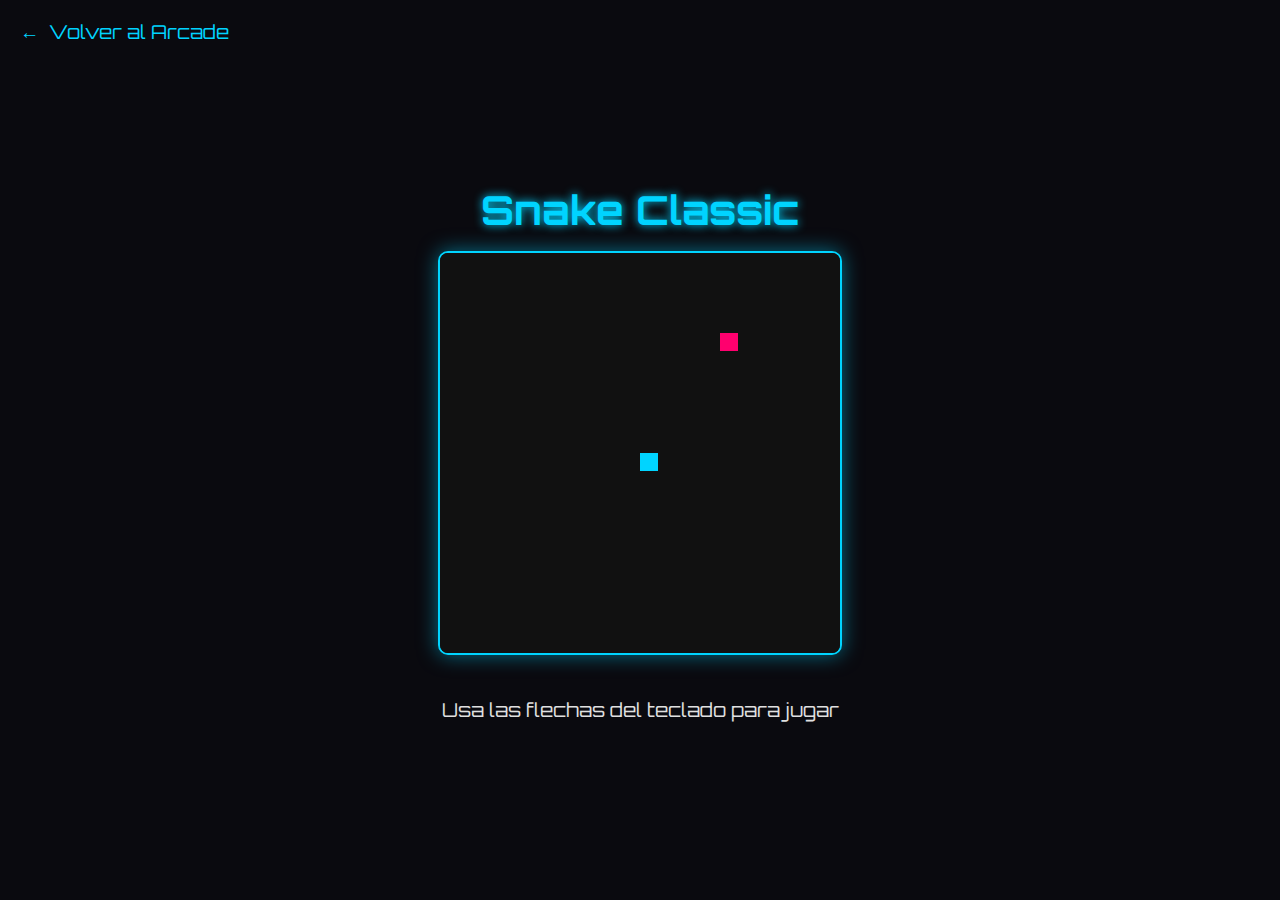
<file: juego-snake.html>
<!DOCTYPE html>
<html lang="es">
<head>
    <meta charset="UTF-8">
    <meta name="viewport" content="width=device-width, initial-scale=1.0">
    <title>Snake Classic - Ed Arcade</title>
    <link href="https://fonts.googleapis.com/css2?family=Orbitron:wght@400;700;900&family=Roboto:wght@400;700&display=swap" rel="stylesheet">
    <style>
        :root { --bg-color: #0a0a0f; --primary-color: #00d4ff; --secondary-color: #ff006e; }
        body { background-color: var(--bg-color); color: #e0e0e0; font-family: 'Roboto', sans-serif; display: flex; flex-direction: column; align-items: center; justify-content: center; min-height: 100vh; margin: 0; }
        .game-header { position: absolute; top: 20px; left: 20px; z-index: 100; }
        .game-header a { font-family: 'Orbitron', sans-serif; color: var(--primary-color); text-decoration: none; font-size: 1.2rem; display: flex; align-items: center; gap: 10px; }
        .game-container { text-align: center; display: flex; flex-direction: column; align-items: center; width: 100%; max-width: 500px; }
        .game-container h1 { font-family: 'Orbitron', sans-serif; font-size: 2.5rem; margin-bottom: 1rem; color: var(--primary-color); text-shadow: 0 0 10px var(--primary-color); }
        #gameCanvas { border: 2px solid var(--primary-color); border-radius: 10px; box-shadow: 0 0 20px rgba(0, 212, 255, 0.5); background-color: #111; max-width: 100%; height: auto; }
        .game-controls { margin-top: 1.5rem; }
        .game-controls p { font-family: 'Orbitron', sans-serif; font-size: 1.2rem; }

        /* Controles Táctiles para Móvil */
        .touch-controls { display: none; position: fixed; bottom: 20px; left: 50%; transform: translateX(-50%); z-index: 100; }
        .d-pad { position: relative; width: 150px; height: 150px; }
        .d-pad button { position: absolute; width: 50px; height: 50px; background: rgba(0, 212, 255, 0.3); border: 2px solid var(--primary-color); border-radius: 10px; color: var(--primary-color); font-size: 24px; display: flex; align-items: center; justify-content: center; cursor: pointer; transition: background 0.2s; }
        .d-pad button:active { background: rgba(0, 212, 255, 0.6); }
        .d-pad .up { top: 0; left: 50px; }
        .d-pad .down { bottom: 0; left: 50px; }
        .d-pad .left { top: 50px; left: 0; }
        .d-pad .right { top: 50px; right: 0; }

        @media (max-width: 768px) {
            .touch-controls { display: block; }
            .game-controls p { display: none; } /* Ocultar texto de controles de teclado */
        }
    </style>
</head>
<body>
    <div class="game-header"><a href="index.html"><span>&larr;</span><span>Volver al Arcade</span></a></div>
    <div class="game-container">
        <h1>Snake Classic</h1>
        <canvas id="gameCanvas" width="400" height="400"></canvas>
        <div class="game-controls"><p>Usa las flechas del teclado para jugar</p></div>
    </div>

    <!-- Controles Táctiles -->
    <div class="touch-controls">
        <div class="d-pad">
            <button class="up" data-direction="up">↑</button>
            <button class="down" data-direction="down">↓</button>
            <button class="left" data-direction="left">←</button>
            <button class="right" data-direction="right">→</button>
        </div>
    </div>

    <script>
        const canvas = document.getElementById('gameCanvas'); const ctx = canvas.getContext('2d');
        const gridSize = 20; const tileCount = canvas.width / gridSize;
        let snake = [{x: 10, y: 10}]; let food = {}; let dx = 0; let dy = 0; let score = 0; let gameRunning = true;
        function randomFood() { food = { x: Math.floor(Math.random() * tileCount), y: Math.floor(Math.random() * tileCount) }; }
        function gameLoop() { if (!gameRunning) return; clearCanvas(); moveSnake(); drawFood(); drawSnake(); checkGameOver(); setTimeout(gameLoop, 100); }
        function clearCanvas() { ctx.fillStyle = '#111'; ctx.fillRect(0, 0, canvas.width, canvas.height); }
        function drawSnake() { ctx.fillStyle = '#00d4ff'; snake.forEach(segment => { ctx.fillRect(segment.x * gridSize, segment.y * gridSize, gridSize - 2, gridSize - 2); }); }
        function moveSnake() { const head = {x: snake[0].x + dx, y: snake[0].y + dy}; snake.unshift(head); if (head.x === food.x && head.y === food.y) { score += 10; randomFood(); } else { snake.pop(); } }
        function drawFood() { ctx.fillStyle = '#ff006e'; ctx.fillRect(food.x * gridSize, food.y * gridSize, gridSize - 2, gridSize - 2); }
        function checkGameOver() { const head = snake[0]; if (head.x < 0 || head.x >= tileCount || head.y < 0 || head.y >= tileCount) { gameOver(); } for (let i = 1; i < snake.length; i++) { if (head.x === snake[i].x && head.y === snake[i].y) { gameOver(); } } }
        function gameOver() { gameRunning = false; ctx.fillStyle = 'rgba(0, 0, 0, 0.75)'; ctx.fillRect(0, 0, canvas.width, canvas.height); ctx.fillStyle = '#fff'; ctx.font = '50px Orbitron'; ctx.textAlign = 'center'; ctx.fillText('GAME OVER', canvas.width / 2, canvas.height / 2 - 30); ctx.font = '20px Orbitron'; ctx.fillText(`Puntuación: ${score}`, canvas.width / 2, canvas.height / 2 + 20); }
        
        function changeDirection(direction) {
            if (!gameRunning) return;
            const goingUp = dy === -1; const goingDown = dy === 1; const goingRight = dx === 1; const goingLeft = dx === -1;
            if (direction === 'left' && !goingRight) { dx = -1; dy = 0; }
            if (direction === 'up' && !goingDown) { dx = 0; dy = -1; }
            if (direction === 'right' && !goingLeft) { dx = 1; dy = 0; }
            if (direction === 'down' && !goingUp) { dx = 0; dy = 1; }
        }

        // Controles de Teclado
        document.addEventListener('keydown', (e) => {
            const keyMap = { 37: 'left', 38: 'up', 39: 'right', 40: 'down' };
            if (keyMap[e.keyCode]) changeDirection(keyMap[e.keyCode]);
        });

        // Controles Táctiles
        document.querySelectorAll('.d-pad button').forEach(button => {
            button.addEventListener('click', () => changeDirection(button.dataset.direction));
            button.addEventListener('touchstart', (e) => { e.preventDefault(); changeDirection(button.dataset.direction); });
        });

        randomFood(); gameLoop();
    </script>
</body>
</html>
</file>
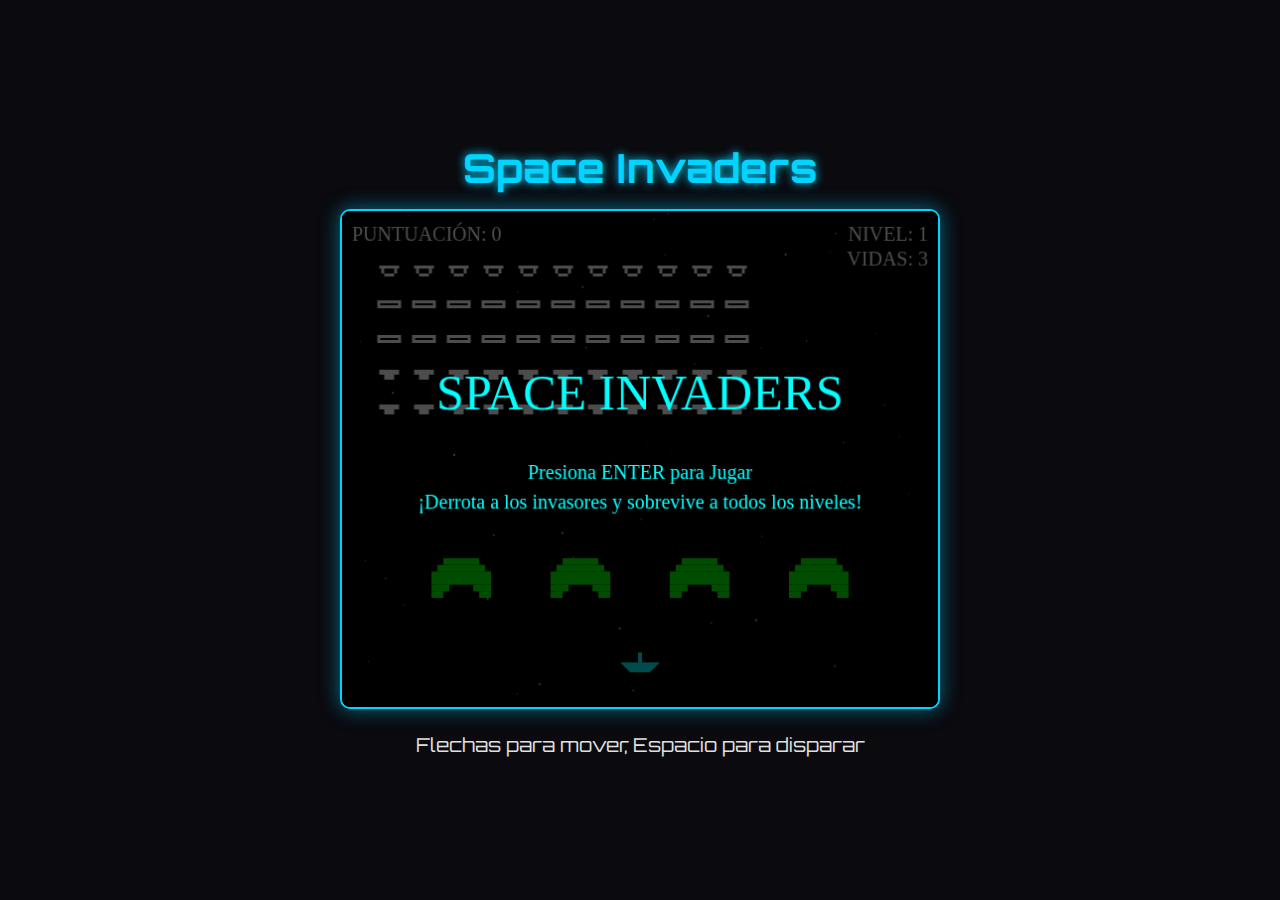
<file: juego-spaceinvaders.html>
<!DOCTYPE html>
<html lang="es">
<head>
    <meta charset="UTF-8">
    <meta name="viewport" content="width=device-width, initial-scale=1.0">
    <title>Space Invaders - Arcade Edition</title>
    <link href="https://fonts.googleapis.com/css2?family=Orbitron:wght@400;700;900&family=Roboto:wght@400;700&display=swap" rel="stylesheet">
    <style>
        :root { --bg-color: #0a0a0f; --card-bg: #1a1a2e; --text-color: #e0e0e0; --primary-color: #00d4ff; --secondary-color: #ff006e; --accent-color: #fb5607; }
        * { margin: 0; padding: 0; box-sizing: border-box; }
        body { background-color: var(--bg-color); color: var(--text-color); font-family: 'Roboto', sans-serif; display: flex; flex-direction: column; align-items: center; justify-content: center; min-height: 100vh; margin: 0; }
        h1, h2, h3 { font-family: 'Orbitron', sans-serif; font-weight: 700; }
        .game-container { text-align: center; display: flex; flex-direction: column; align-items: center; width: 100%; max-width: 600px; }
        .game-container h1 { font-size: 2.5rem; margin-bottom: 1rem; color: var(--primary-color); text-shadow: 0 0 10px var(--primary-color); }
        #gameCanvas { border: 2px solid var(--primary-color); border-radius: 10px; box-shadow: 0 0 20px rgba(0, 212, 255, 0.5); background-color: #000; max-width: 100%; height: auto; }
        .game-controls { margin-top: 1.5rem; font-family: 'Orbitron', sans-serif; font-size: 1.2rem; }
        /* Controles Táctiles para Móvil */
        .touch-controls { display: none; position: fixed; bottom: 20px; left: 50%; transform: translateX(-50%); z-index: 100; }
        .d-pad { position: relative; width: 150px; height: 150px; }
        .d-pad button { position: absolute; width: 50px; height: 50px; background: rgba(0, 212, 255, 0.3); border: 2px solid var(--primary-color); border-radius: 10px; color: var(--primary-color); font-size: 24px; display: flex; align-items: center; justify-content: center; cursor: pointer; transition: background 0.2s; }
        .d-pad button:active { background: rgba(0, 212, 255, 0.6); }
        .d-pad .up { top: 0; left: 50px; } .d-pad .down { bottom: 0; left: 50px; }
        .d-pad .left { top: 50px; left: 0; } .d-pad .right { top: 50px; right: 0; }
        .d-pad .fire { top: 50px; left: 50px; background: rgba(255, 0, 110, 0.3); border-color: var(--secondary-color); color: var(--secondary-color); width: 50px; height: 50px; border-radius: 50%; }
        .d-pad .fire:active { background: rgba(255, 0, 110, 0.6); }
        @media (max-width: 768px) { .touch-controls { display: block; } .game-controls { display: none; } }
    </style>
</head>
<body>
    <div class="game-container">
        <h1>Space Invaders</h1>
        <canvas id="gameCanvas" width="600" height="500"></canvas>
        <div class="game-controls"><p>Flechas para mover, Espacio para disparar</p></div>
    </div>

    <!-- Controles Táctiles para Móvil -->
    <div class="touch-controls">
        <div class="d-pad">
            <button class="up" data-direction="up">↑</button>
            <button class="down" data-direction="down">↓</button>
            <button class="left" data-direction="left">←</button>
            <button class="right" data-direction="right">→</button>
            <button class="fire" data-direction="fire">FUEGO</button>
        </div>
    </div>

<script>
// ===================================================================
// INICIO DEL CÓDIGO DEL JUEGO (ENVUELTO EN UN IIFE)
// ===================================================================
(function() {
    'use strict';

    // --- VARIABLES DEL JUEGO ---
    const canvas = document.getElementById('gameCanvas');
    const ctx = canvas.getContext('2d');
    
    // Constantes del juego
    const PLAYER_WIDTH = 40;
    const PLAYER_HEIGHT = 25;
    const INVADER_WIDTH = 25;
    const INVADER_HEIGHT = 20;
    const BULLET_WIDTH = 4;
    const BULLET_HEIGHT = 10;
    const BUNKER_WIDTH = 60;
    const BUNKER_HEIGHT = 40;

    // Estado del juego
    let gameState = 'start'; // 'start', 'playing', 'gameOver', 'levelComplete'
    let score = 0;
    let lives = 3;
    let level = 1;
    let invaderSpeed = 0.5;
    let invaderDropDistance = 20;
    let invaderDirection = 1;
    let invaderAnimationFrame = 0;
    let lastShotTime = 0;
    const SHOT_COOLDOWN = 300; // en milisegundos
    let levelTransitionTime = 0;
    let bossLevel = false;
    let boss = null;
    let powerUps = [];
    let rapidFire = false;
    let rapidFireEndTime = 0;
    let shield = false;
    let shieldEndTime = 0;
    
    // --- VARIABLES PARA ARMAGEDÓN (SECRETO) ---
    const ARMAGEDDON_COOLDOWN = 30000; // 30 segundos
    let lastArmageddonTime = 0;

    // Configuración de niveles
    const levelConfigs = [
        // Nivel 1 - Básico
        { rows: 5, cols: 11, speed: 0.5, dropDistance: 20, shootChance: 0.001, pattern: 'standard', name: "Primera Oleada", bossLevel: false },
        // Nivel 2 - Más rápido
        { rows: 5, cols: 11, speed: 0.7, dropDistance: 20, shootChance: 0.0015, pattern: 'standard', name: "Velocidad Incrementada", bossLevel: false },
        // Nivel 3 - Más invasores
        { rows: 6, cols: 12, speed: 0.6, dropDistance: 15, shootChance: 0.0015, pattern: 'standard', name: "Reforzamiento Enemigo", bossLevel: false },
        // Nivel 4 - Movimiento en zigzag
        { rows: 5, cols: 11, speed: 0.7, dropDistance: 15, shootChance: 0.002, pattern: 'zigzag', name: "Patrón Zigzag", bossLevel: false },
        // Nivel 5 - Primer jefe
        { rows: 3, cols: 8, speed: 0.5, dropDistance: 20, shootChance: 0.001, pattern: 'standard', name: "Enfrentamiento con el Jefe", bossLevel: true, bossType: 'basic' },
        // Nivel 6 - Más rápido con patrón de ataque
        { rows: 6, cols: 11, speed: 0.8, dropDistance: 15, shootChance: 0.0025, pattern: 'dive', name: "Ataque en Picada", bossLevel: false },
        // Nivel 7 - Formación densa
        { rows: 7, cols: 13, speed: 0.6, dropDistance: 10, shootChance: 0.002, pattern: 'tight', name: "Formación Densa", bossLevel: false },
        // Nivel 8 - Patrón aleatorio
        { rows: 5, cols: 11, speed: 0.9, dropDistance: 15, shootChance: 0.003, pattern: 'random', name: "Movimiento Errático", bossLevel: false },
        // Nivel 9 - Segundo jefe
        { rows: 4, cols: 8, speed: 0.6, dropDistance: 20, shootChance: 0.002, pattern: 'standard', name: "Confrontación Final", bossLevel: true, bossType: 'advanced' },
        // Nivel 10+ - Niveles infinitos con dificultad creciente
        { rows: 5, cols: 11, speed: 1.0, dropDistance: 15, shootChance: 0.003, pattern: 'mixed', name: "Sobrevivencia Extrema", bossLevel: false, infinite: true }
    ];

    // Entidades del juego
    const player = {
        x: canvas.width / 2 - PLAYER_WIDTH / 2,
        y: canvas.height - 60,
        width: PLAYER_WIDTH,
        height: PLAYER_HEIGHT,
        speed: 5,
        isHit: false,
        invulnerableTime: 0
    };

    let bullets = [];
    let alienBullets = [];
    let invaders = [];
    let bunkers = [];
    let particles = []; // Para efectos de explosión
    let stars = []; // Para el fondo de estrellas
    let currentLevelConfig = null;

    // --- FUNCIONES DE INICIALIZACIÓN ---
    function init() {
        createStars();
        setupControls();
        resetGame();
    }

    function startGame() {
        resetGame();
        gameState = 'playing';
        gameLoop();
    }

    function resetGame() {
        score = 0;
        lives = 3;
        level = 1;
        player.x = canvas.width / 2 - PLAYER_WIDTH / 2;
        player.isHit = false;
        player.invulnerableTime = 0;
        bullets = [];
        alienBullets = [];
        particles = [];
        powerUps = [];
        rapidFire = false;
        shield = false;
        boss = null;
        bossLevel = false;
        lastArmageddonTime = 0; // Resetear cooldown de Armagedón
        loadLevel(level);
    }

    function loadLevel(levelNumber) {
        if (levelNumber <= levelConfigs.length) {
            currentLevelConfig = {...levelConfigs[levelNumber - 1]};
        } else {
            currentLevelConfig = {...levelConfigs[levelConfigs.length - 1]};
            currentLevelConfig.speed += 0.1 * (levelNumber - levelConfigs.length);
            currentLevelConfig.shootChance += 0.0005 * (levelNumber - levelConfigs.length);
            currentLevelConfig.name = `Nivel ${levelNumber}: Sobrevivencia Extrema`;
        }
        
        invaderSpeed = currentLevelConfig.speed;
        invaderDropDistance = currentLevelConfig.dropDistance;
        bossLevel = currentLevelConfig.bossLevel || false;
        
        bullets = [];
        alienBullets = [];
        particles = [];
        
        if (bossLevel) {
            createBoss(currentLevelConfig.bossType);
            createBunkers();
        } else {
            createInvaders();
            createBunkers();
        }
    }

    function nextLevel() {
        level++;
        levelTransitionTime = Date.now();
        loadLevel(level);
        gameState = 'playing';
    }
    
    function createStars() {
        for (let i = 0; i < 100; i++) {
            stars.push({
                x: Math.random() * canvas.width,
                y: Math.random() * canvas.height,
                size: Math.random() * 2,
                brightness: Math.random()
            });
        }
    }

    function createInvaders() {
        invaders = [];
        const rows = currentLevelConfig.rows;
        const cols = currentLevelConfig.cols;
        
        for(let r = 0; r < rows; r++) {
            for(let c = 0; c < cols; c++) {
                invaders.push({
                    x: c * (INVADER_WIDTH + 10) + 35,
                    y: r * (INVADER_HEIGHT + 15) + 50,
                    width: INVADER_WIDTH,
                    height: INVADER_HEIGHT,
                    type: r < 1 ? 'squid' : (r < 3 ? 'crab' : 'octopus'),
                    alive: true,
                    originalX: c * (INVADER_WIDTH + 10) + 35,
                    originalY: r * (INVADER_HEIGHT + 15) + 50,
                    moveTimer: 0
                });
            }
        }
    }

    function createBoss(type) {
        const bossType = type || 'basic';
        boss = {
            x: canvas.width / 2 - 50,
            y: 50,
            width: 100,
            height: 60,
            health: bossType === 'advanced' ? 20 : 10,
            maxHealth: bossType === 'advanced' ? 20 : 10,
            type: bossType,
            moveDirection: 1,
            shootTimer: 0,
            specialAttackTimer: 0,
            alive: true
        };
    }
    
    function createBunkers() {
        bunkers = [];
        const bunkerCount = 4;
        const spacing = canvas.width / (bunkerCount + 1);
        for (let i = 1; i <= bunkerCount; i++) {
            bunkers.push({
                x: spacing * i - BUNKER_WIDTH / 2,
                y: canvas.height - 150,
                width: BUNKER_WIDTH,
                height: BUNKER_HEIGHT,
                blocks: createBunkerBlocks()
            });
        }
    }

    function createBunkerBlocks() {
        return [
            [0,0,1,1,1,1,1,1,0,0],
            [0,1,1,1,1,1,1,1,1,0],
            [1,1,1,1,1,1,1,1,1,1],
            [1,1,1,1,1,1,1,1,1,1],
            [1,1,1,0,0,0,0,1,1,1],
            [1,1,0,0,0,0,0,0,1,1]
        ];
    }

    function createPowerUp(x, y) {
        const types = ['rapidFire', 'shield', 'extraLife', 'multiShot'];
        const type = types[Math.floor(Math.random() * types.length)];
        
        powerUps.push({
            x: x,
            y: y,
            width: 20,
            height: 20,
            type: type,
            speed: 2
        });
    }

    // --- FUNCIÓN ARMAGEDÓN (SECRETA) ---
    function activateArmageddon() {
        // Efecto visual: Destello blanco en pantalla
        ctx.fillStyle = 'rgba(255, 255, 255, 0.9)';
        ctx.fillRect(0, 0, canvas.width, canvas.height);
        
        let armageddonScore = 0;
        // Destruir todos los invasores
        invaders.forEach(inv => {
            if (inv.alive) {
                inv.alive = false;
                armageddonScore += (inv.type === 'squid' ? 30 : (inv.type === 'crab' ? 20 : 10));
                // Crear una explosión especial y más grande
                createExplosion(inv.x + inv.width / 2, inv.y + inv.height / 2, '#fff');
            }
        });

        // Destruir al jefe si está presente
        if (bossLevel && boss && boss.alive) {
            boss.alive = false;
            armageddonScore += 500; // Bonus por matar al jefe
            createExplosion(boss.x + boss.width / 2, boss.y + boss.height / 2, '#fff');
        }
        
        score += armageddonScore + 100; // Añadir puntuación y un bonus extra
    }

    // --- BUCLE PRINCIPAL DEL JUEGO ---
    function gameLoop() {
        if (gameState !== 'playing') return;
        update();
        draw();
        requestAnimationFrame(gameLoop);
    }

    // --- LÓGICA DE ACTUALIZACIÓN ---
    function update() {
        invaderAnimationFrame = (invaderAnimationFrame + 1) % 60;
        
        stars.forEach(star => {
            star.brightness += (Math.random() - 0.5) * 0.1;
            star.brightness = Math.max(0.3, Math.min(1, star.brightness));
        });

        if (player.isHit && Date.now() - player.invulnerableTime > 2000) {
            player.isHit = false;
        }

        updatePowerUps();

        bullets = bullets.filter(b => b.y > 0 && !b.hit);
        bullets.forEach(b => b.y -= 10);

        alienBullets = alienBullets.filter(b => b.y < canvas.height);
        alienBullets.forEach(b => b.y += 5);

        if (bossLevel && boss && boss.alive) {
            updateBoss();
        }

        if (!bossLevel) {
            invaders.forEach(inv => {
                if (inv.alive && Math.random() < currentLevelConfig.shootChance) {
                    alienBullets.push({ x: inv.x + inv.width / 2 - 2, y: inv.y + inv.height });
                }
            });
        }

        if (!bossLevel) {
            moveInvaders();
        }
        
        particles = particles.filter(p => p.life > 0);
        particles.forEach(p => {
            p.x += p.vx;
            p.y += p.vy;
            p.life--;
        });
        
        checkCollisions();

        if (bossLevel) {
            if (!boss.alive) {
                gameState = 'levelComplete';
                setTimeout(() => nextLevel(), 2000);
            }
        } else {
            if (invaders.filter(inv => inv.alive).length === 0) {
                gameState = 'levelComplete';
                setTimeout(() => nextLevel(), 2000);
            }
        }

        if (lives <= 0) {
            gameState = 'gameOver';
        }
    }

    function updatePowerUps() {
        powerUps = powerUps.filter(p => p.y < canvas.height);
        powerUps.forEach(p => p.y += p.speed);

        powerUps.forEach(p => {
            if (p.x < player.x + player.width && 
                p.x + p.width > player.x && 
                p.y < player.y + player.height && 
                p.y + p.height > player.y) {
                
                applyPowerUp(p.type);
                powerUps = powerUps.filter(powerUp => powerUp !== p);
                createExplosion(p.x + p.width/2, p.y + p.height/2, '#0ff');
            }
        });
    }

    function applyPowerUp(type) {
        switch(type) {
            case 'rapidFire':
                rapidFire = true;
                rapidFireEndTime = Date.now() + 10000;
                break;
            case 'shield':
                shield = true;
                shieldEndTime = Date.now() + 15000;
                break;
            case 'extraLife':
                lives++;
                break;
            case 'multiShot':
                bullets.push({ x: player.x + player.width / 2 - BULLET_WIDTH / 2 - 10, y: player.y, hit: false });
                bullets.push({ x: player.x + player.width / 2 - BULLET_WIDTH / 2, y: player.y, hit: false });
                bullets.push({ x: player.x + player.width / 2 - BULLET_WIDTH / 2 + 10, y: player.y, hit: false });
                break;
        }
    }

    function updateBoss() {
        if (!boss || !boss.alive) return;
        
        boss.x += boss.moveDirection * 2;
        
        if (boss.x <= 0 || boss.x + boss.width >= canvas.width) {
            boss.moveDirection *= -1;
            boss.y += 20;
        }
        
        boss.shootTimer++;
        if (boss.shootTimer > 60) {
            alienBullets.push({ x: boss.x + boss.width / 2 - 2, y: boss.y + boss.height });
            
            if (boss.type === 'advanced') {
                alienBullets.push({ x: boss.x + boss.width / 4 - 2, y: boss.y + boss.height });
                alienBullets.push({ x: boss.x + 3 * boss.width / 4 - 2, y: boss.y + boss.height });
            }
            
            boss.shootTimer = 0;
        }
        
        if (boss.type === 'advanced') {
            boss.specialAttackTimer++;
            if (boss.specialAttackTimer > 180) {
                for (let i = 0; i < 5; i++) {
                    setTimeout(() => {
                        alienBullets.push({ x: boss.x + boss.width / 2 - 2 + (Math.random() - 0.5) * 40, y: boss.y + boss.height });
                    }, i * 100);
                }
                boss.specialAttackTimer = 0;
            }
        }
    }

    function moveInvaders() {
        const pattern = currentLevelConfig.pattern;
        
        switch(pattern) {
            case 'standard': moveInvadersStandard(); break;
            case 'zigzag': moveInvadersZigzag(); break;
            case 'dive': moveInvadersDive(); break;
            case 'tight': moveInvadersTight(); break;
            case 'random': moveInvadersRandom(); break;
            case 'mixed':
                if (Math.floor(invaderAnimationFrame / 180) % 3 === 0) moveInvadersStandard();
                else if (Math.floor(invaderAnimationFrame / 180) % 3 === 1) moveInvadersZigzag();
                else moveInvadersDive();
                break;
            default: moveInvadersStandard();
        }
    }

    function moveInvadersStandard() {
        let edge = false;
        invaders.forEach(inv => {
            if (inv.alive) {
                inv.x += invaderDirection * invaderSpeed;
                if (inv.x <= 0 || inv.x + inv.width >= canvas.width) edge = true;
            }
        });
        if (edge) {
            invaderDirection *= -1;
            invaders.forEach(inv => inv.y += invaderDropDistance);
        }
    }

    function moveInvadersZigzag() {
        let edge = false;
        invaders.forEach(inv => {
            if (inv.alive) {
                inv.moveTimer++;
                if (inv.moveTimer % 60 < 30) {
                    inv.x += invaderDirection * invaderSpeed;
                } else {
                    inv.x -= invaderDirection * invaderSpeed;
                }
                
                if (inv.moveTimer % 120 === 0) {
                    inv.y += invaderDropDistance / 2;
                }
                
                if (inv.x <= 0 || inv.x + inv.width >= canvas.width) edge = true;
            }
        });
        if (edge) {
            invaderDirection *= -1;
            invaders.forEach(inv => inv.y += invaderDropDistance / 2);
        }
    }

    function moveInvadersDive() {
        let edge = false;
        invaders.forEach(inv => {
            if (inv.alive) {
                inv.moveTimer++;
                
                inv.x += invaderDirection * invaderSpeed;
                
                if (inv.moveTimer % 180 === 0 && Math.random() < 0.2) {
                    inv.dive = true;
                    inv.diveSpeed = 2 + Math.random() * 2;
                }
                
                if (inv.dive) {
                    inv.y += inv.diveSpeed;
                    inv.x += invaderDirection * invaderSpeed * 0.5;
                    
                    if (inv.y > canvas.height / 2 || inv.y > player.y - 100) {
                        inv.dive = false;
                        inv.y = inv.originalY;
                        inv.x = inv.originalX;
                    }
                }
                
                if (inv.x <= 0 || inv.x + inv.width >= canvas.width) edge = true;
            }
        });
        if (edge) {
            invaderDirection *= -1;
            invaders.forEach(inv => {
                if (!inv.dive) inv.y += invaderDropDistance;
            });
        }
    }

    function moveInvadersTight() {
        let edge = false;
        invaders.forEach(inv => {
            if (inv.alive) {
                inv.x += invaderDirection * invaderSpeed * 0.8;
                if (inv.x <= 0 || inv.x + inv.width >= canvas.width) edge = true;
            }
        });
        if (edge) {
            invaderDirection *= -1;
            invaders.forEach(inv => inv.y += invaderDropDistance * 0.7);
        }
    }

    function moveInvadersRandom() {
        let edge = false;
        invaders.forEach(inv => {
            if (inv.alive) {
                inv.x += invaderDirection * invaderSpeed;
                
                if (Math.random() < 0.1) {
                    inv.x += (Math.random() - 0.5) * 10;
                }
                
                if (Math.random() < 0.02) {
                    inv.y += invaderDropDistance * 0.5;
                }
                
                if (inv.x <= 0 || inv.x + inv.width >= canvas.width) edge = true;
            }
        });
        if (edge) {
            invaderDirection *= -1;
            invaders.forEach(inv => inv.y += invaderDropDistance);
        }
    }

    function checkCollisions() {
        bullets.forEach(b => {
            if (bossLevel && boss && boss.alive) {
                if (b.x < boss.x + boss.width && b.x + BULLET_WIDTH > boss.x && 
                    b.y < boss.y + boss.height && b.y + BULLET_HEIGHT > boss.y) {
                    boss.health--;
                    b.hit = true;
                    score += 50;
                    createExplosion(b.x, b.y, '#f00');
                    
                    if (boss.health <= 0) {
                        boss.alive = false;
                        score += 500;
                        createExplosion(boss.x + boss.width / 2, boss.y + boss.height / 2, '#ff0');
                        
                        if (Math.random() < 0.7) {
                            createPowerUp(boss.x + boss.width / 2, boss.y + boss.height / 2);
                        }
                    }
                }
            } else {
                invaders.forEach(inv => {
                    if (inv.alive && b.x < inv.x + inv.width && b.x + BULLET_WIDTH > inv.x && b.y < inv.y + inv.height && b.y + BULLET_HEIGHT > inv.y) {
                        inv.alive = false;
                        b.hit = true;
                        score += (inv.type === 'squid' ? 30 : (inv.type === 'crab' ? 20 : 10));
                        createExplosion(inv.x + inv.width / 2, inv.y + inv.height / 2);
                        
                        if (Math.random() < 0.05) {
                            createPowerUp(inv.x + inv.width / 2, inv.y + inv.height / 2);
                        }
                    }
                });
            }
        });

        if (!player.isHit) {
            alienBullets.forEach(b => {
                if (b.x < player.x + player.width && b.x + BULLET_WIDTH > player.x && b.y < player.y + player.height && b.y + BULLET_HEIGHT > player.y) {
                    if (shield) {
                        shield = false;
                        alienBullets = alienBullets.filter(bullet => bullet !== b);
                        createExplosion(player.x + player.width / 2, player.y + player.height / 2, '#0ff');
                    } else {
                        lives--;
                        player.isHit = true;
                        player.invulnerableTime = Date.now();
                        alienBullets = alienBullets.filter(bullet => bullet !== b);
                        createExplosion(player.x + player.width / 2, player.y + player.height / 2);
                    }
                }
            });
        }

        if (bossLevel && boss && boss.alive) {
            if (boss.y + boss.height >= player.y) {
                gameState = 'gameOver';
            }
        } else {
            invaders.forEach(inv => {
                if (inv.alive && inv.y + inv.height >= player.y) {
                    gameState = 'gameOver';
                }
            });
        }

        bullets.forEach(b => {
            bunkers.forEach(bunker => {
                checkBunkerCollision(bunker, b);
            });
        });
        alienBullets.forEach(b => {
            bunkers.forEach(bunker => {
                checkBunkerCollision(bunker, b);
            });
        });
    }

    function checkBunkerCollision(bunker, bullet) {
        const blockWidth = bunker.width / bunker.blocks[0].length;
        const blockHeight = bunker.height / bunker.blocks.length;
        const bCol = Math.floor((bullet.x - bunker.x) / blockWidth);
        const bRow = Math.floor((bullet.y - bunker.y) / blockHeight);

        if (bRow >= 0 && bRow < bunker.blocks.length && bCol >= 0 && bCol < bunker.blocks[0].length) {
            if (bunker.blocks[bRow][bCol] === 1) {
                bunker.blocks[bRow][bCol] = 0;
                bullet.hit = true;
                for(let i = 0; i < 3; i++) {
                    particles.push({
                        x: bullet.x,
                        y: bullet.y,
                        vx: (Math.random() - 0.5) * 2,
                        vy: (Math.random() - 0.5) * 2,
                        life: 15,
                        color: '#0f0'
                    });
                }
            }
        }
    }

    function createExplosion(x, y, color = null) {
        const explosionColor = color || `hsl(${Math.random() * 60 + 15}, 100%, 50%)`;
        for(let i = 0; i < 15; i++) {
            particles.push({
                x: x,
                y: y,
                vx: (Math.random() - 0.5) * 4,
                vy: (Math.random() - 0.5) * 4,
                life: 30,
                color: explosionColor
            });
        }
    }

    // --- LÓGICA DE DIBUJO ---
    function draw() {
        ctx.fillStyle = '#000';
        ctx.fillRect(0, 0, canvas.width, canvas.height);

        drawStars();
        drawBunkers();
        drawPlayer();
        
        if (bossLevel) {
            drawBoss();
        } else {
            drawInvaders();
        }
        
        drawBullets();
        drawParticles();
        drawPowerUps();
        drawUI();

        if (gameState === 'start') drawStartScreen();
        if (gameState === 'gameOver') drawGameOverScreen();
        if (gameState === 'levelComplete') drawLevelCompleteScreen();
    }
    
    function drawStars() {
        ctx.fillStyle = '#fff';
        stars.forEach(star => {
            ctx.globalAlpha = star.brightness;
            ctx.fillRect(star.x, star.y, star.size, star.size);
        });
        ctx.globalAlpha = 1;
    }

    function drawPlayer() {
        if (player.isHit && Math.floor(Date.now() / 100) % 2 === 0) {
            return;
        }
        
        if (shield) {
            ctx.strokeStyle = '#0ff';
            ctx.globalAlpha = 0.5 + Math.sin(Date.now() / 100) * 0.2;
            ctx.beginPath();
            ctx.arc(player.x + player.width/2, player.y + player.height/2, player.width, 0, Math.PI * 2);
            ctx.stroke();
            ctx.globalAlpha = 1;
        }
        
        ctx.fillStyle = '#0ff';
        ctx.fillRect(player.x + 10, player.y + 15, 20, 10);
        ctx.fillRect(player.x + 18, player.y + 5, 4, 15);
        ctx.beginPath();
        ctx.moveTo(player.x, player.y + 15);
        ctx.lineTo(player.x + 10, player.y + 15);
        ctx.lineTo(player.x + 10, player.y + 25);
        ctx.closePath();
        ctx.fill();
        ctx.beginPath();
        ctx.moveTo(player.x + PLAYER_WIDTH, player.y + 15);
        ctx.lineTo(player.x + 30, player.y + 15);
        ctx.lineTo(player.x + 30, player.y + 25);
        ctx.closePath();
        ctx.fill();
    }

    function drawInvaders() {
        invaders.forEach(inv => {
            if (inv.alive) {
                const frame = Math.floor(invaderAnimationFrame / 30) % 2;
                ctx.fillStyle = '#fff';
                drawInvaderShape(inv, frame);
            }
        });
    }

    function drawBoss() {
        if (!boss || !boss.alive) return;
        
        ctx.fillStyle = boss.type === 'advanced' ? '#f00' : '#ff0';
        ctx.fillRect(boss.x, boss.y, boss.width, boss.height);
        
        ctx.fillStyle = '#000';
        ctx.fillRect(boss.x + 20, boss.y + 10, 10, 10);
        ctx.fillRect(boss.x + 70, boss.y + 10, 10, 10);
        ctx.fillRect(boss.x + 40, boss.y + 30, 20, 10);
        
        const healthPercentage = boss.health / boss.maxHealth;
        ctx.fillStyle = '#0f0';
        ctx.fillRect(boss.x, boss.y - 15, boss.width * healthPercentage, 5);
        ctx.strokeStyle = '#fff';
        ctx.strokeRect(boss.x, boss.y - 15, boss.width, 5);
    }

    function drawInvaderShape(invader, frame) {
        const x = invader.x;
        const y = invader.y;
        ctx.save();
        ctx.translate(x + invader.width / 2, y + invader.height / 2);

        if (invader.type === 'squid') {
            ctx.fillRect(-10, -5, 20, 3);
            ctx.fillRect(-8, -2, 3, 5);
            ctx.fillRect(5, -2, 3, 5);
            ctx.fillRect(-5, 3, 10, 3);
            if (frame === 1) {
                ctx.fillRect(-10, -8, 3, 3);
                ctx.fillRect(7, -8, 3, 3);
            }
        } else if (invader.type === 'crab') {
            ctx.fillRect(-10, -5, 20, 3);
            ctx.fillRect(-10, 0, 20, 3);
            ctx.fillRect(-12, -5, 3, 8);
            ctx.fillRect(9, -5, 3, 8);
            if (frame === 1) {
                ctx.fillRect(-5, 3, 3, 3);
                ctx.fillRect(2, 3, 3, 3);
            }
        } else {
            ctx.fillRect(-10, -5, 20, 5);
            ctx.fillRect(-5, 0, 10, 5);
            if (frame === 1) {
                ctx.fillRect(-12, -5, 3, 3);
                ctx.fillRect(9, -5, 3, 3);
                ctx.fillRect(-12, 2, 3, 3);
                ctx.fillRect(9, 2, 3, 3);
            }
        }
        ctx.restore();
    }

    function drawBunkers() {
        ctx.fillStyle = '#0f0';
        bunkers.forEach(bunker => {
            const blockWidth = bunker.width / bunker.blocks[0].length;
            const blockHeight = bunker.height / bunker.blocks.length;
            bunker.blocks.forEach((row, r) => {
                row.forEach((block, c) => {
                    if (block === 1) {
                        ctx.fillRect(bunker.x + c * blockWidth, bunker.y + r * blockHeight, blockWidth, blockHeight);
                    }
                });
            });
        });
    }

    function drawBullets() {
        ctx.fillStyle = '#ff0';
        bullets.forEach(b => ctx.fillRect(b.x, b.y, BULLET_WIDTH, BULLET_HEIGHT));
        ctx.fillStyle = '#f00';
        alienBullets.forEach(b => ctx.fillRect(b.x, b.y, BULLET_WIDTH, BULLET_HEIGHT));
    }
    
    function drawParticles() {
        particles.forEach(p => {
            ctx.fillStyle = p.color;
            ctx.globalAlpha = p.life / 30;
            ctx.fillRect(p.x, p.y, 3, 3);
        });
        ctx.globalAlpha = 1;
    }

    function drawPowerUps() {
        powerUps.forEach(p => {
            ctx.save();
            ctx.translate(p.x + p.width/2, p.y + p.height/2);
            ctx.rotate(Date.now() / 500);
            
            switch(p.type) {
                case 'rapidFire': ctx.fillStyle = '#f0f'; break;
                case 'shield': ctx.fillStyle = '#0ff'; break;
                case 'extraLife': ctx.fillStyle = '#0f0'; break;
                case 'multiShot': ctx.fillStyle = '#ff0'; break;
            }
            
            ctx.fillRect(-p.width/2, -p.height/2, p.width, p.height);
            ctx.restore();
        });
    }

    function drawUI() {
        ctx.fillStyle = '#fff';
        ctx.font = '20px Orbitron';
        ctx.textAlign = 'left';
        ctx.fillText(`PUNTUACIÓN: ${score}`, 10, 30);
        ctx.textAlign = 'right';
        ctx.fillText(`NIVEL: ${level}`, canvas.width - 10, 30);
        ctx.fillText(`VIDAS: ${lives}`, canvas.width - 10, 55);
        
        if (currentLevelConfig && Date.now() - levelTransitionTime < 3000) {
            ctx.fillStyle = '#0ff';
            ctx.font = '25px Orbitron';
            ctx.textAlign = 'center';
            ctx.globalAlpha = Math.max(0, 1 - (Date.now() - levelTransitionTime) / 3000);
            ctx.fillText(currentLevelConfig.name, canvas.width / 2, canvas.height / 2);
            ctx.globalAlpha = 1;
        }
        
        if (rapidFire) {
            const timeLeft = Math.ceil((rapidFireEndTime - Date.now()) / 1000);
            ctx.fillStyle = '#f0f';
            ctx.font = '16px Orbitron';
            ctx.textAlign = 'left';
            ctx.fillText(`DISPARO RÁPIDO: ${timeLeft}s`, 10, 55);
        }
        
        if (shield) {
            const timeLeft = Math.ceil((shieldEndTime - Date.now()) / 1000);
            ctx.fillStyle = '#0ff';
            ctx.font = '16px Orbitron';
            ctx.textAlign = 'left';
            ctx.fillText(`ESCUDO: ${timeLeft}s`, 10, 75);
        }
    }

    function drawStartScreen() {
        ctx.fillStyle = 'rgba(0, 0, 0, 0.7)';
        ctx.fillRect(0, 0, canvas.width, canvas.height);
        ctx.fillStyle = '#0ff';
        ctx.font = '50px Orbitron';
        ctx.textAlign = 'center';
        ctx.fillText('SPACE INVADERS', canvas.width / 2, canvas.height / 2 - 50);
        ctx.font = '20px Orbitron';
        ctx.fillText('Presiona ENTER para Jugar', canvas.width / 2, canvas.height / 2 + 20);
        ctx.fillText('¡Derrota a los invasores y sobrevive a todos los niveles!', canvas.width / 2, canvas.height / 2 + 50);
    }

    function drawGameOverScreen() {
        ctx.fillStyle = 'rgba(0, 0, 0, 0.75)';
        ctx.fillRect(0, 0, canvas.width, canvas.height);
        ctx.fillStyle = '#f00';
        ctx.font = '60px Orbitron';
        ctx.textAlign = 'center';
        ctx.fillText('GAME OVER', canvas.width / 2, canvas.height / 2 - 30);
        ctx.fillStyle = '#fff';
        ctx.font = '25px Orbitron';
        ctx.fillText(`Puntuación Final: ${score}`, canvas.width / 2, canvas.height / 2 + 20);
        ctx.fillText(`Niveles Completados: ${level - 1}`, canvas.width / 2, canvas.height / 2 + 50);
        ctx.font = '20px Orbitron';
        ctx.fillText('Presiona ENTER para Jugar de Nuevo', canvas.width / 2, canvas.height / 2 + 90);
    }

    function drawLevelCompleteScreen() {
        ctx.fillStyle = 'rgba(0, 0, 0, 0.75)';
        ctx.fillRect(0, 0, canvas.width, canvas.height);
        ctx.fillStyle = '#0f0';
        ctx.font = '50px Orbitron';
        ctx.textAlign = 'center';
        ctx.fillText(`NIVEL ${level} COMPLETADO`, canvas.width / 2, canvas.height / 2);
        ctx.font = '25px Orbitron';
        ctx.fillText(`Puntuación: ${score}`, canvas.width / 2, canvas.height / 2 + 40);
    }

    // --- MANEJO DE EVENTOS ---
    const handleKeyDown = (e) => {
        if (e.key === 'Enter') {
            if (gameState === 'start' || gameState === 'gameOver') {
                startGame();
            }
            return;
        }

        if (gameState !== 'playing') return;

        // --- MANEJO DE LA TECLA O PARA ARMAGEDÓN (SECRETO) ---
        if ((e.key === 'o' || e.key === 'O')) {
            const now = Date.now();
            if (now - lastArmageddonTime > ARMAGEDDON_COOLDOWN) {
                activateArmageddon();
                lastArmageddonTime = now;
            }
        }

        if (e.key === 'ArrowLeft' && player.x > 0) player.x -= player.speed;
        if (e.key === 'ArrowRight' && player.x < canvas.width - player.width) player.x += player.speed;
        
        if (e.key === ' ') {
            e.preventDefault();
            const now = Date.now();
            const cooldown = rapidFire ? 100 : SHOT_COOLDOWN;
            
            if (now - lastShotTime > cooldown) {
                bullets.push({ x: player.x + player.width / 2 - BULLET_WIDTH / 2, y: player.y, hit: false });
                lastShotTime = now;
            }
        }
    };

    const handleInput = (action) => {
        if (gameState !== 'playing') return;
        if (action === 'left' && player.x > 0) player.x -= player.speed;
        else if (action === 'right' && player.x < canvas.width - player.width) player.x += player.speed;
        else if (action === 'fire') {
            const now = Date.now();
            const cooldown = rapidFire ? 100 : SHOT_COOLDOWN;
            
            if (now - lastShotTime > cooldown) {
                bullets.push({ x: player.x + player.width / 2 - BULLET_WIDTH / 2, y: player.y, hit: false });
                lastShotTime = now;
            }
        }
    };
    
    const setupControls = () => {
        document.addEventListener('keydown', handleKeyDown);
        document.querySelectorAll('.d-pad button').forEach(button => {
            button.addEventListener('click', () => handleInput(button.dataset.direction));
            button.addEventListener('touchstart', (e) => { e.preventDefault(); handleInput(button.dataset.direction); });
        });
    };

    window.stopGame = function() {
        console.log("Deteniendo Space Invaders...");
        gameState = 'stopped';
        document.removeEventListener('keydown', handleKeyDown);
        document.querySelectorAll('.d-pad button').forEach(button => {
            button.removeEventListener('click', () => handleInput(button.dataset.direction));
            button.removeEventListener('touchstart', (e) => { e.preventDefault(); handleInput(button.dataset.direction); });
        });
    };

    init();
    draw();

})(); // FIN DEL IIFE
// ===================================================================

</script>
</body>
</html>
</file>
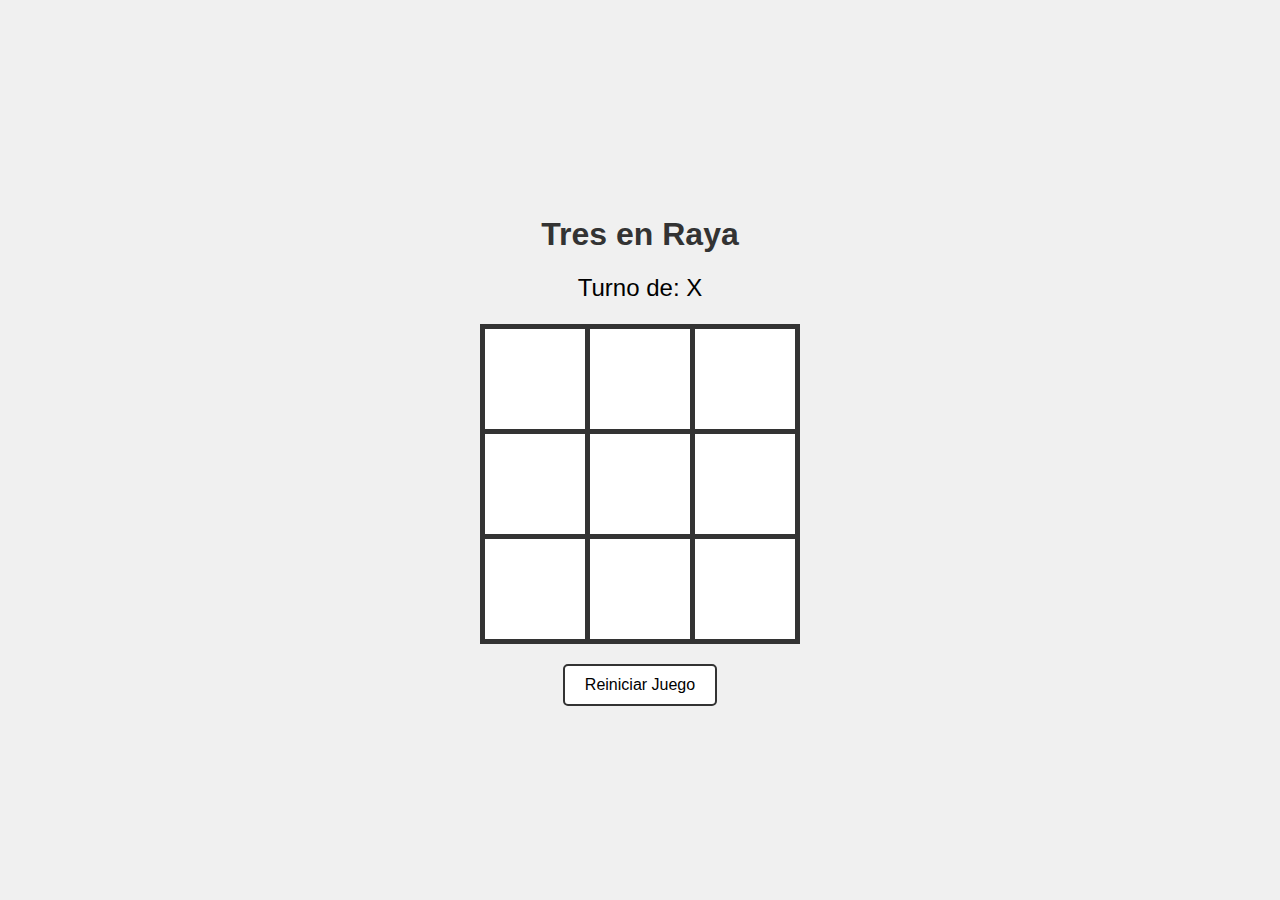
<file: juego-tresenraya.html>
<!DOCTYPE html>
<html lang="es">
<head>
    <meta charset="UTF-8">
    <meta name="viewport" content="width=device-width, initial-scale=1.0">
    <title>Tres en Raya</title>
    <style>
        body {
            background-color: #f0f0f0;
            font-family: 'Arial', sans-serif;
            display: flex;
            flex-direction: column;
            justify-content: center;
            align-items: center;
            height: 100vh;
            margin: 0;
        }
        h1 {
            color: #333;
        }
        #status {
            font-size: 24px;
            margin-bottom: 20px;
            height: 30px;
        }
        #game-board {
            display: grid;
            grid-template-columns: repeat(3, 100px);
            grid-template-rows: repeat(3, 100px);
            gap: 5px;
            background-color: #333;
            padding: 5px;
        }
        .cell {
            background-color: #fff;
            border: none;
            font-size: 50px;
            font-weight: bold;
            cursor: pointer;
            color: #333;
            transition: background-color 0.3s;
        }
        .cell:hover {
            background-color: #e0e0e0;
        }
        #restart-button {
            margin-top: 20px;
            padding: 10px 20px;
            font-size: 16px;
            cursor: pointer;
            border: 2px solid #333;
            background-color: #fff;
            border-radius: 5px;
        }
        #restart-button:hover {
            background-color: #333;
            color: #fff;
        }
    </style>
</head>
<body>

    <h1>Tres en Raya</h1>
    <div id="status">Turno de: X</div>
    <div id="game-board"></div>
    <button id="restart-button">Reiniciar Juego</button>

    <script>
        // --- CONFIGURACIÓN ---
        const gameBoard = document.getElementById('game-board');
        const statusElement = document.getElementById('status');
        const restartButton = document.getElementById('restart-button');
        
        let currentPlayer = 'X';
        let gameActive = true;
        let gameState = ['', '', '', '', '', '', '', '', ''];

        // Mensajes
        const winningMessage = () => `¡Jugador ${currentPlayer} ha ganado!`;
        const drawMessage = () => '¡El juego ha terminado en empate!';
        const currentPlayerTurn = () => `Turno de: ${currentPlayer}`;

        // Combinaciones ganadoras
        const winningConditions = [
            [0, 1, 2],
            [3, 4, 5],
            [6, 7, 8],
            [0, 3, 6],
            [1, 4, 7],
            [2, 5, 8],
            [0, 4, 8],
            [2, 4, 6]
        ];

        // --- INICIALIZACIÓN ---
        function initializeGame() {
            for (let i = 0; i < 9; i++) {
                const cell = document.createElement('button');
                cell.classList.add('cell');
                cell.setAttribute('data-cell-index', i);
                cell.addEventListener('click', handleCellClick);
                gameBoard.appendChild(cell);
            }
            statusElement.innerHTML = currentPlayerTurn();
        }

        // --- LÓGICA DEL JUEGO ---
        function handleCellClick(event) {
            const clickedCell = event.target;
            const clickedCellIndex = parseInt(clickedCell.getAttribute('data-cell-index'));

            // Si la celda ya está ocupada o el juego no está activo, no hacer nada
            if (gameState[clickedCellIndex] !== '' || !gameActive) {
                return;
            }

            // Actualiza el estado y la UI
            gameState[clickedCellIndex] = currentPlayer;
            clickedCell.innerHTML = currentPlayer;

            // Comprueba si hay un resultado
            checkResult();
        }

        function checkResult() {
            let roundWon = false;
            for (let i = 0; i < winningConditions.length; i++) {
                const winCondition = winningConditions[i];
                const a = gameState[winCondition[0]];
                const b = gameState[winCondition[1]];
                const c = gameState[winCondition[2]];
                if (a === '' || b === '' || c === '') {
                    continue; // Si alguna está vacía, no es una condición de victoria
                }
                if (a === b && b === c) {
                    roundWon = true;
                    break;
                }
            }

            if (roundWon) {
                statusElement.innerHTML = winningMessage();
                gameActive = false;
                return;
            }

            // Comprueba si hay empate
            const roundDraw = !gameState.includes('');
            if (roundDraw) {
                statusElement.innerHTML = drawMessage();
                gameActive = false;
                return;
            }

            // Cambia de turno
            currentPlayer = currentPlayer === 'X' ? 'O' : 'X';
            statusElement.innerHTML = currentPlayerTurn();
        }

        function restartGame() {
            gameActive = true;
            currentPlayer = 'X';
            gameState = ['', '', '', '', '', '', '', '', ''];
            statusElement.innerHTML = currentPlayerTurn();
            document.querySelectorAll('.cell').forEach(cell => cell.innerHTML = '');
        }

        // Event Listeners
        restartButton.addEventListener('click', restartGame);

        // Iniciar el juego
        initializeGame();
    </script>
</body>
</html>
</file>
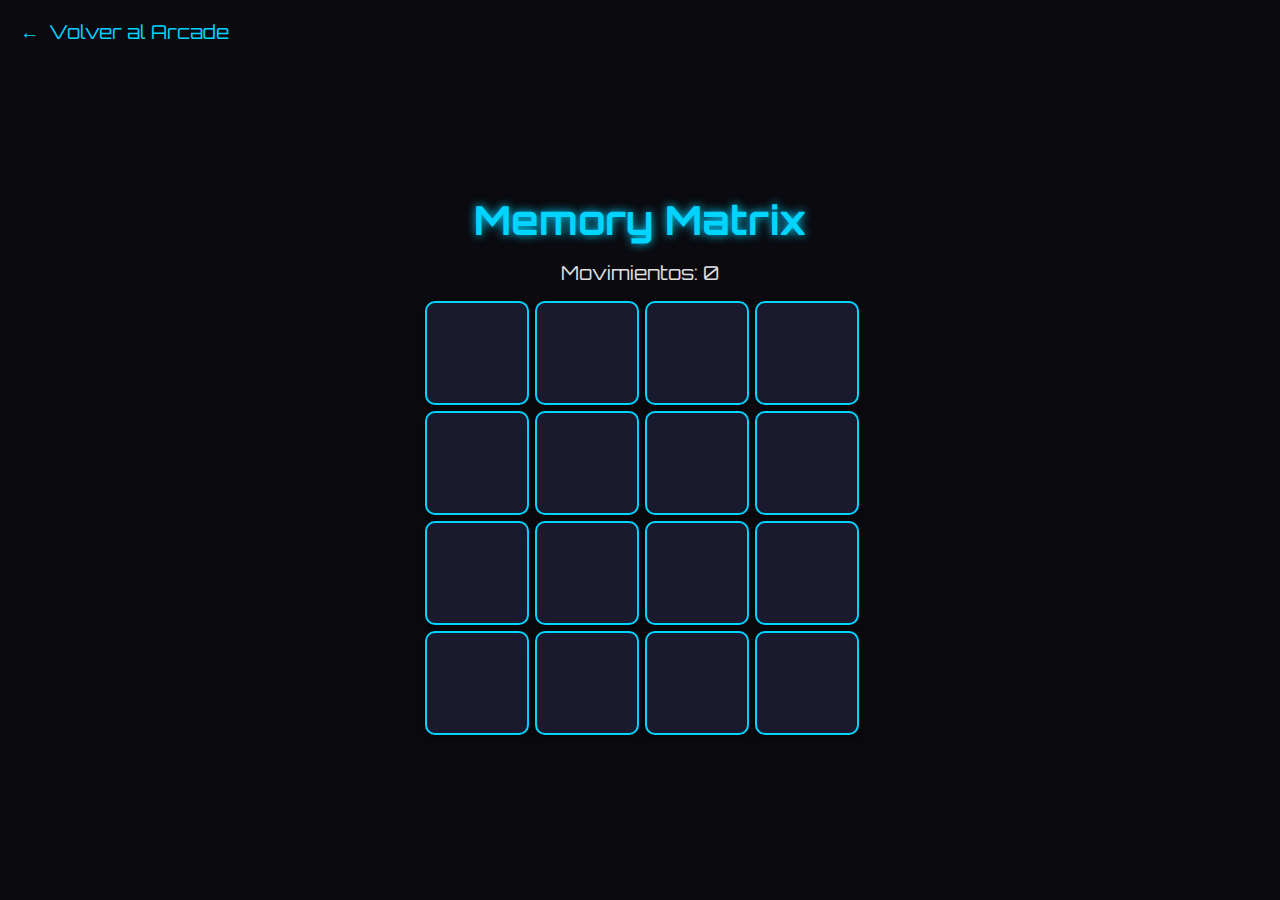
<file: memory-matrix.html>
<!DOCTYPE html>
<html lang="es">
<head>
    <meta charset="UTF-8">
    <meta name="viewport" content="width=device-width, initial-scale=1.0">
    <title>Memory Matrix - Nexus Arcade</title>
    <link href="https://fonts.googleapis.com/css2?family=Orbitron:wght@400;700;900&family=Roboto:wght@400;700&display=swap" rel="stylesheet">
    <style>
        :root { --bg-color: #0a0a0f; --card-bg: #1a1a2e; --primary-color: #00d4ff; --secondary-color: #ff006e; }
        body { background-color: var(--bg-color); color: #e0e0e0; font-family: 'Roboto', sans-serif; display: flex; flex-direction: column; align-items: center; justify-content: center; min-height: 100vh; margin: 0; }
        .game-header { position: absolute; top: 20px; left: 20px; }
        .game-header a { font-family: 'Orbitron', sans-serif; color: var(--primary-color); text-decoration: none; font-size: 1.2rem; display: flex; align-items: center; gap: 10px; }
        .game-container { text-align: center; }
        .game-container h1 { font-family: 'Orbitron', sans-serif; font-size: 2.5rem; margin-bottom: 1rem; color: var(--primary-color); text-shadow: 0 0 10px var(--primary-color); }
        .game-info { font-family: 'Orbitron', sans-serif; font-size: 1.2rem; margin-bottom: 1rem; }
        .game-board { display: grid; grid-template-columns: repeat(4, 1fr); gap: 10px; perspective: 1000px; }
        .card { width: 100px; height: 100px; position: relative; transform-style: preserve-3d; transition: transform 0.5s; cursor: pointer; }
        .card.flipped { transform: rotateY(180deg); }
        .card-front, .card-back { width: 100%; height: 100%; position: absolute; backface-visibility: hidden; border-radius: 10px; display: flex; align-items: center; justify-content: center; font-size: 2.5rem; box-shadow: 0 4px 8px rgba(0,0,0,0.3); }
        .card-front { background: var(--card-bg); border: 2px solid var(--primary-color); }
        .card-back { background: var(--primary-color); color: var(--bg-color); transform: rotateY(180deg); }
    </style>
</head>
<body>
    <div class="game-header"><a href="index.html"><span>&larr;</span><span>Volver al Arcade</span></a></div>
    <div class="game-container">
        <h1>Memory Matrix</h1>
        <div class="game-info">Movimientos: <span id="moves">0</span></div>
        <div class="game-board" id="gameBoard"></div>
    </div>
    <script>
        const gameBoard = document.getElementById('gameBoard'); const movesDisplay = document.getElementById('moves');
        const emojis = ['🚀', '🌟', '🎮', '🏆', '👾', '🛸', '💎', '🔮']; let cards = [...emojis, ...emojis]; let moves = 0; let firstCard = null; let secondCard = null; let lockBoard = false;
        function shuffle(array) { for (let i = array.length - 1; i > 0; i--) { const j = Math.floor(Math.random() * (i + 1)); [array[i], array[j]] = [array[j], array[i]]; } }
        function createCard(emoji) { const card = document.createElement('div'); card.classList.add('card'); card.innerHTML = `<div class="card-front"></div><div class="card-back">${emoji}</div>`; card.addEventListener('click', flipCard); return card; }
        function flipCard() { if (lockBoard) return; if (this === firstCard) return; this.classList.add('flipped'); if (!firstCard) { firstCard = this; return; } secondCard = this; moves++; movesDisplay.textContent = moves; checkForMatch(); }
        function checkForMatch() { const isMatch = firstCard.querySelector('.card-back').textContent === secondCard.querySelector('.card-back').textContent; isMatch ? disableCards() : unflipCards(); }
        function disableCards() { firstCard.removeEventListener('click', flipCard); secondCard.removeEventListener('click', flipCard); resetBoard(); }
        function unflipCards() { lockBoard = true; setTimeout(() => { firstCard.classList.remove('flipped'); secondCard.classList.remove('flipped'); resetBoard(); }, 1000); }
        function resetBoard() { [firstCard, secondCard] = [null, null]; lockBoard = false; }
        function startGame() { shuffle(cards); cards.forEach(emoji => gameBoard.appendChild(createCard(emoji))); }
        startGame();
    </script>
</body>
</html>
</file>
